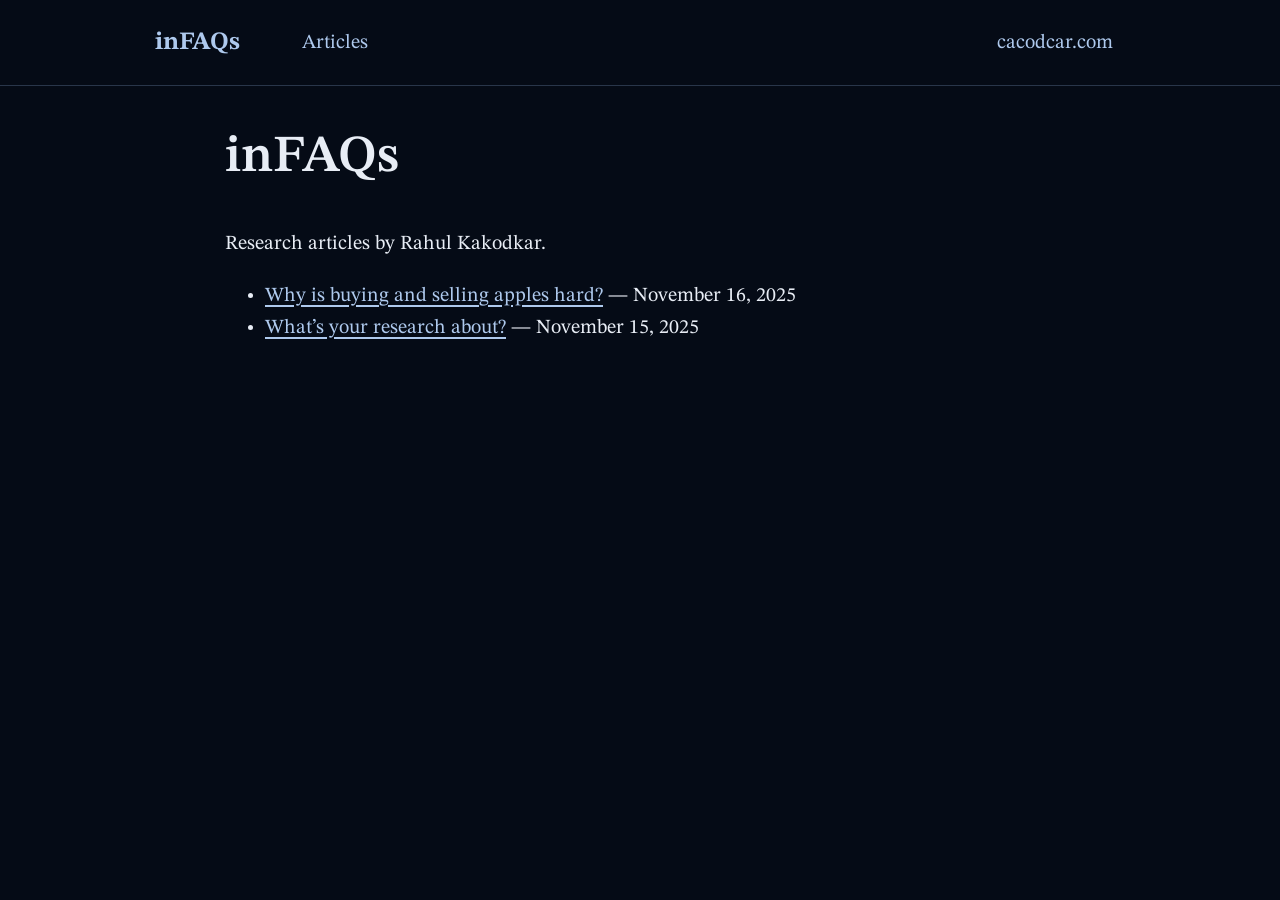
<file: index.html>
<!DOCTYPE html>
<html xmlns="http://www.w3.org/1999/xhtml" lang="en" xml:lang="en"><head>

<meta charset="utf-8">
<meta name="generator" content="quarto-1.9.38">

<meta name="viewport" content="width=device-width, initial-scale=1.0, user-scalable=yes">


<title>inFAQs</title>
<style>
/* Default styles provided by pandoc.
** See https://pandoc.org/MANUAL.html#variables-for-html for config info.
*/
code{white-space: pre-wrap;}
span.smallcaps{font-variant: small-caps;}
div.columns{display: flex; gap: min(4vw, 1.5em);}
div.column{flex: auto; overflow-x: auto;}
div.hanging-indent{margin-left: 1.5em; text-indent: -1.5em;}
ul.task-list{list-style: none;}
ul.task-list li input[type="checkbox"] {
  width: 0.8em;
  margin: 0 0.8em 0.2em -1em; /* quarto-specific, see https://github.com/quarto-dev/quarto-cli/issues/4556 */ 
  vertical-align: middle;
}
</style>


<script src="site_libs/quarto-nav/quarto-nav.js"></script>
<script src="site_libs/quarto-nav/headroom.min.js"></script>
<script src="site_libs/clipboard/clipboard.min.js"></script>
<script src="site_libs/quarto-html/quarto.js" type="module"></script>
<script src="site_libs/quarto-html/tabsets/tabsets.js" type="module"></script>
<script src="site_libs/quarto-html/popper.min.js"></script>
<script src="site_libs/quarto-html/tippy.umd.min.js"></script>
<link href="site_libs/quarto-html/tippy.css" rel="stylesheet">
<link href="site_libs/quarto-html/quarto-syntax-highlighting-dark-0a6b7249c26820e032cb0bd839ff02b1.css" rel="stylesheet" id="quarto-text-highlighting-styles">
<script src="site_libs/bootstrap/bootstrap.min.js"></script>
<link href="site_libs/bootstrap/bootstrap-icons.css" rel="stylesheet">
<link href="site_libs/bootstrap/bootstrap-b1ceaf3e742c7caae5977659da78e4dd.min.css" rel="stylesheet" append-hash="true" id="quarto-bootstrap" data-mode="dark">
<script id="quarto-search-options" type="application/json">{
  "language": {
    "search-no-results-text": "No results",
    "search-matching-documents-text": "matching documents",
    "search-copy-link-title": "Copy link to search",
    "search-hide-matches-text": "Hide additional matches",
    "search-more-match-text": "more match in this document",
    "search-more-matches-text": "more matches in this document",
    "search-clear-button-title": "Clear",
    "search-text-placeholder": "",
    "search-detached-cancel-button-title": "Cancel",
    "search-submit-button-title": "Submit",
    "search-label": "Search"
  }
}</script>


<link rel="stylesheet" href="styles.css">
</head>

<body class="nav-fixed fullcontent quarto-light">

<div id="quarto-search-results"></div>
  <header id="quarto-header" class="headroom fixed-top">
    <nav class="navbar navbar-expand-lg " data-bs-theme="dark">
      <div class="navbar-container container-fluid">
      <div class="navbar-brand-container mx-auto">
    <a class="navbar-brand" href="./index.html">
    <span class="navbar-title">inFAQs</span>
    </a>
  </div>
          <button class="navbar-toggler" type="button" data-bs-toggle="collapse" data-bs-target="#navbarCollapse" aria-controls="navbarCollapse" role="menu" aria-expanded="false" aria-label="Toggle navigation" onclick="if (window.quartoToggleHeadroom) { window.quartoToggleHeadroom(); }">
  <span class="navbar-toggler-icon"></span>
</button>
          <div class="collapse navbar-collapse" id="navbarCollapse">
            <ul class="navbar-nav navbar-nav-scroll me-auto">
  <li class="nav-item">
    <a class="nav-link active" href="./index.html" aria-current="page"> 
<span class="menu-text">Articles</span></a>
  </li>  
</ul>
            <ul class="navbar-nav navbar-nav-scroll ms-auto">
  <li class="nav-item">
    <a class="nav-link" href="https://cacodcar.com"> 
<span class="menu-text">cacodcar.com</span></a>
  </li>  
</ul>
          </div> <!-- /navcollapse -->
            <div class="quarto-navbar-tools">
</div>
      </div> <!-- /container-fluid -->
    </nav>
</header>
<!-- content -->
<div id="quarto-content" class="quarto-container page-columns page-rows-contents page-layout-article page-navbar">
<!-- sidebar -->
<!-- margin-sidebar -->
    
<!-- main -->
<main class="content" id="quarto-document-content">

<header id="title-block-header" class="quarto-title-block default">
<div class="quarto-title">
<h1 class="title">inFAQs</h1>
</div>



<div class="quarto-title-meta">

    
  
    
  </div>
  


</header>


<p>Research articles by Rahul Kakodkar.</p>
<ul>
<li><a href="./why-is-buying-and-selling-apples-hard.html">Why is buying and selling apples hard?</a> — November 16, 2025</li>
<li><a href="./whats-your-research-about.html">What’s your research about?</a> — November 15, 2025</li>
</ul>



</main> <!-- /main -->
<script>
// Keep each original TeX expression intact; make its scroll region keyboard accessible.
document.querySelectorAll('span.math.display').forEach((equation, index) => {
  equation.tabIndex = 0;
  equation.setAttribute('role', 'region');
  equation.setAttribute('aria-label', `Equation ${index + 1}; scroll horizontally if needed`);
});
</script>
<script id="quarto-html-after-body" type="application/javascript">
  window.document.addEventListener("DOMContentLoaded", function (event) {
    const isCodeAnnotation = (el) => {
      for (const clz of el.classList) {
        if (clz.startsWith('code-annotation-')) {                     
          return true;
        }
      }
      return false;
    }
    const onCopySuccess = function(e) {
      // button target
      const button = e.trigger;
      // don't keep focus
      button.blur();
      // flash "checked"
      button.classList.add('code-copy-button-checked');
      var currentTitle = button.getAttribute("title");
      button.setAttribute("title", "Copied!");
      let tooltip;
      if (window.bootstrap) {
        button.setAttribute("data-bs-toggle", "tooltip");
        button.setAttribute("data-bs-placement", "left");
        button.setAttribute("data-bs-title", "Copied!");
        tooltip = new bootstrap.Tooltip(button, 
          { trigger: "manual", 
            customClass: "code-copy-button-tooltip",
            offset: [0, -8]});
        tooltip.show();    
      }
      setTimeout(function() {
        if (tooltip) {
          tooltip.hide();
          button.removeAttribute("data-bs-title");
          button.removeAttribute("data-bs-toggle");
          button.removeAttribute("data-bs-placement");
        }
        button.setAttribute("title", currentTitle);
        button.classList.remove('code-copy-button-checked');
      }, 1000);
      // clear code selection
      e.clearSelection();
    }
    const getTextToCopy = function(trigger) {
      const outerScaffold = trigger.parentElement.cloneNode(true);
      const codeEl = outerScaffold.querySelector('code');
      for (const childEl of codeEl.children) {
        if (isCodeAnnotation(childEl)) {
          childEl.remove();
        }
      }
      return codeEl.innerText;
    }
    const clipboard = new window.ClipboardJS('.code-copy-button:not([data-in-quarto-modal])', {
      text: getTextToCopy
    });
    clipboard.on('success', onCopySuccess);
    if (window.document.getElementById('quarto-embedded-source-code-modal')) {
      const clipboardModal = new window.ClipboardJS('.code-copy-button[data-in-quarto-modal]', {
        text: getTextToCopy,
        container: window.document.getElementById('quarto-embedded-source-code-modal')
      });
      clipboardModal.on('success', onCopySuccess);
    }
      var localhostRegex = new RegExp(/^(?:http|https):\/\/localhost\:?[0-9]*\//);
      var mailtoRegex = new RegExp(/^mailto:/);
        var filterRegex = new RegExp("https:\/\/cacodcar\.github\.io\/inFAQs\/");
      var isInternal = (href) => {
          return filterRegex.test(href) || localhostRegex.test(href) || mailtoRegex.test(href);
      }
      // Inspect non-navigation links and adorn them if external
     var links = window.document.querySelectorAll('a[href]:not(.nav-link):not(.navbar-brand):not(.toc-action):not(.sidebar-link):not(.sidebar-item-toggle):not(.pagination-link):not(.no-external):not([aria-hidden]):not(.dropdown-item):not(.quarto-navigation-tool):not(.about-link)');
      for (var i=0; i<links.length; i++) {
        const link = links[i];
        if (!isInternal(link.href)) {
          // undo the damage that might have been done by quarto-nav.js in the case of
          // links that we want to consider external
          if (link.dataset.originalHref !== undefined) {
            link.href = link.dataset.originalHref;
          }
        }
      }
    function tippyHover(el, contentFn, onTriggerFn, onUntriggerFn) {
      const config = {
        allowHTML: true,
        maxWidth: 500,
        delay: 100,
        arrow: false,
        appendTo: function(el) {
            return el.parentElement;
        },
        interactive: true,
        interactiveBorder: 10,
        theme: 'quarto',
        placement: 'bottom-start',
      };
      if (contentFn) {
        config.content = contentFn;
      }
      if (onTriggerFn) {
        config.onTrigger = onTriggerFn;
      }
      if (onUntriggerFn) {
        config.onUntrigger = onUntriggerFn;
      }
      window.tippy(el, config); 
    }
    const noterefs = window.document.querySelectorAll('a[role="doc-noteref"]');
    for (var i=0; i<noterefs.length; i++) {
      const ref = noterefs[i];
      tippyHover(ref, function() {
        // use id or data attribute instead here
        let href = ref.getAttribute('data-footnote-href') || ref.getAttribute('href');
        try { href = new URL(href).hash; } catch {}
        const id = href.replace(/^#\/?/, "");
        const note = window.document.getElementById(id);
        if (note) {
          return note.innerHTML;
        } else {
          return "";
        }
      });
    }
    const xrefs = window.document.querySelectorAll('a.quarto-xref');
    const processXRef = (id, note) => {
      // Strip column container classes
      const stripColumnClz = (el) => {
        el.classList.remove("page-full", "page-columns");
        if (el.children) {
          for (const child of el.children) {
            stripColumnClz(child);
          }
        }
      }
      stripColumnClz(note)
      if (id === null || id.startsWith('sec-')) {
        // Special case sections, only their first couple elements
        const container = document.createElement("div");
        if (note.children && note.children.length > 2) {
          container.appendChild(note.children[0].cloneNode(true));
          for (let i = 1; i < note.children.length; i++) {
            const child = note.children[i];
            if (child.tagName === "P" && child.innerText === "") {
              continue;
            } else {
              container.appendChild(child.cloneNode(true));
              break;
            }
          }
          if (window.Quarto?.typesetMath) {
            window.Quarto.typesetMath(container);
          }
          return container.innerHTML
        } else {
          if (window.Quarto?.typesetMath) {
            window.Quarto.typesetMath(note);
          }
          return note.innerHTML;
        }
      } else {
        // Remove any anchor links if they are present
        const anchorLink = note.querySelector('a.anchorjs-link');
        if (anchorLink) {
          anchorLink.remove();
        }
        if (window.Quarto?.typesetMath) {
          window.Quarto.typesetMath(note);
        }
        if (note.classList.contains("callout")) {
          return note.outerHTML;
        } else {
          return note.innerHTML;
        }
      }
    }
    for (var i=0; i<xrefs.length; i++) {
      const xref = xrefs[i];
      tippyHover(xref, undefined, function(instance) {
        instance.disable();
        let url = xref.getAttribute('href');
        let hash = undefined; 
        if (url.startsWith('#')) {
          hash = url;
        } else {
          try { hash = new URL(url).hash; } catch {}
        }
        if (hash) {
          const id = hash.replace(/^#\/?/, "");
          const note = window.document.getElementById(id);
          if (note !== null) {
            try {
              const html = processXRef(id, note.cloneNode(true));
              instance.setContent(html);
            } finally {
              instance.enable();
              instance.show();
            }
          } else {
            // See if we can fetch this
            fetch(url.split('#')[0])
            .then(res => res.text())
            .then(html => {
              const parser = new DOMParser();
              const htmlDoc = parser.parseFromString(html, "text/html");
              const note = htmlDoc.getElementById(id);
              if (note !== null) {
                const html = processXRef(id, note);
                instance.setContent(html);
              } 
            }).finally(() => {
              instance.enable();
              instance.show();
            });
          }
        } else {
          // See if we can fetch a full url (with no hash to target)
          // This is a special case and we should probably do some content thinning / targeting
          fetch(url)
          .then(res => res.text())
          .then(html => {
            const parser = new DOMParser();
            const htmlDoc = parser.parseFromString(html, "text/html");
            const note = htmlDoc.querySelector('main.content');
            if (note !== null) {
              // This should only happen for chapter cross references
              // (since there is no id in the URL)
              // remove the first header
              if (note.children.length > 0 && note.children[0].tagName === "HEADER") {
                note.children[0].remove();
              }
              const html = processXRef(null, note);
              instance.setContent(html);
            } 
          }).finally(() => {
            instance.enable();
            instance.show();
          });
        }
      }, function(instance) {
      });
    }
        let selectedAnnoteEl;
        const selectorForAnnotation = ( cell, annotation) => {
          let cellAttr = 'data-code-cell="' + cell + '"';
          let lineAttr = 'data-code-annotation="' +  annotation + '"';
          const selector = 'span[' + cellAttr + '][' + lineAttr + ']';
          return selector;
        }
        const selectCodeLines = (annoteEl) => {
          const doc = window.document;
          const targetCell = annoteEl.getAttribute("data-target-cell");
          const targetAnnotation = annoteEl.getAttribute("data-target-annotation");
          const annoteSpan = window.document.querySelector(selectorForAnnotation(targetCell, targetAnnotation));
          const lines = annoteSpan.getAttribute("data-code-lines").split(",");
          const lineIds = lines.map((line) => {
            return targetCell + "-" + line;
          })
          let top = null;
          let height = null;
          let parent = null;
          if (lineIds.length > 0) {
              //compute the position of the single el (top and bottom and make a div)
              const el = window.document.getElementById(lineIds[0]);
              top = el.offsetTop;
              height = el.offsetHeight;
              parent = el.parentElement.parentElement;
            if (lineIds.length > 1) {
              const lastEl = window.document.getElementById(lineIds[lineIds.length - 1]);
              const bottom = lastEl.offsetTop + lastEl.offsetHeight;
              height = bottom - top;
            }
            if (top !== null && height !== null && parent !== null) {
              // cook up a div (if necessary) and position it 
              let div = window.document.getElementById("code-annotation-line-highlight");
              if (div === null) {
                div = window.document.createElement("div");
                div.setAttribute("id", "code-annotation-line-highlight");
                div.style.position = 'absolute';
                parent.appendChild(div);
              }
              div.style.top = top - 2 + "px";
              div.style.height = height + 4 + "px";
              div.style.left = 0;
              let gutterDiv = window.document.getElementById("code-annotation-line-highlight-gutter");
              if (gutterDiv === null) {
                gutterDiv = window.document.createElement("div");
                gutterDiv.setAttribute("id", "code-annotation-line-highlight-gutter");
                gutterDiv.style.position = 'absolute';
                const codeCell = window.document.getElementById(targetCell);
                const gutter = codeCell.querySelector('.code-annotation-gutter');
                gutter.appendChild(gutterDiv);
              }
              gutterDiv.style.top = top - 2 + "px";
              gutterDiv.style.height = height + 4 + "px";
            }
            selectedAnnoteEl = annoteEl;
          }
        };
        const unselectCodeLines = () => {
          const elementsIds = ["code-annotation-line-highlight", "code-annotation-line-highlight-gutter"];
          elementsIds.forEach((elId) => {
            const div = window.document.getElementById(elId);
            if (div) {
              div.remove();
            }
          });
          selectedAnnoteEl = undefined;
        };
          // Handle positioning of the toggle
      window.addEventListener(
        "resize",
        throttle(() => {
          elRect = undefined;
          if (selectedAnnoteEl) {
            selectCodeLines(selectedAnnoteEl);
          }
        }, 10)
      );
      function throttle(fn, ms) {
      let throttle = false;
      let timer;
        return (...args) => {
          if(!throttle) { // first call gets through
              fn.apply(this, args);
              throttle = true;
          } else { // all the others get throttled
              if(timer) clearTimeout(timer); // cancel #2
              timer = setTimeout(() => {
                fn.apply(this, args);
                timer = throttle = false;
              }, ms);
          }
        };
      }
        // Attach click handler to the DT
        const annoteDls = window.document.querySelectorAll('dt[data-target-cell]');
        for (const annoteDlNode of annoteDls) {
          annoteDlNode.addEventListener('click', (event) => {
            const clickedEl = event.target;
            if (clickedEl !== selectedAnnoteEl) {
              unselectCodeLines();
              const activeEl = window.document.querySelector('dt[data-target-cell].code-annotation-active');
              if (activeEl) {
                activeEl.classList.remove('code-annotation-active');
              }
              selectCodeLines(clickedEl);
              clickedEl.classList.add('code-annotation-active');
            } else {
              // Unselect the line
              unselectCodeLines();
              clickedEl.classList.remove('code-annotation-active');
            }
          });
        }
    const findCites = (el) => {
      const parentEl = el.parentElement;
      if (parentEl) {
        const cites = parentEl.dataset.cites;
        if (cites) {
          return {
            el,
            cites: cites.split(' ')
          };
        } else {
          return findCites(el.parentElement)
        }
      } else {
        return undefined;
      }
    };
    var bibliorefs = window.document.querySelectorAll('a[role="doc-biblioref"]');
    for (var i=0; i<bibliorefs.length; i++) {
      const ref = bibliorefs[i];
      const citeInfo = findCites(ref);
      if (citeInfo) {
        tippyHover(citeInfo.el, function() {
          var popup = window.document.createElement('div');
          citeInfo.cites.forEach(function(cite) {
            var citeDiv = window.document.createElement('div');
            citeDiv.classList.add('hanging-indent');
            citeDiv.classList.add('csl-entry');
            var biblioDiv = window.document.getElementById('ref-' + cite);
            if (biblioDiv) {
              citeDiv.innerHTML = biblioDiv.innerHTML;
            }
            popup.appendChild(citeDiv);
          });
          return popup.innerHTML;
        });
      }
    }
  });
  </script>
</div> <!-- /content -->




</body></html>
</file>
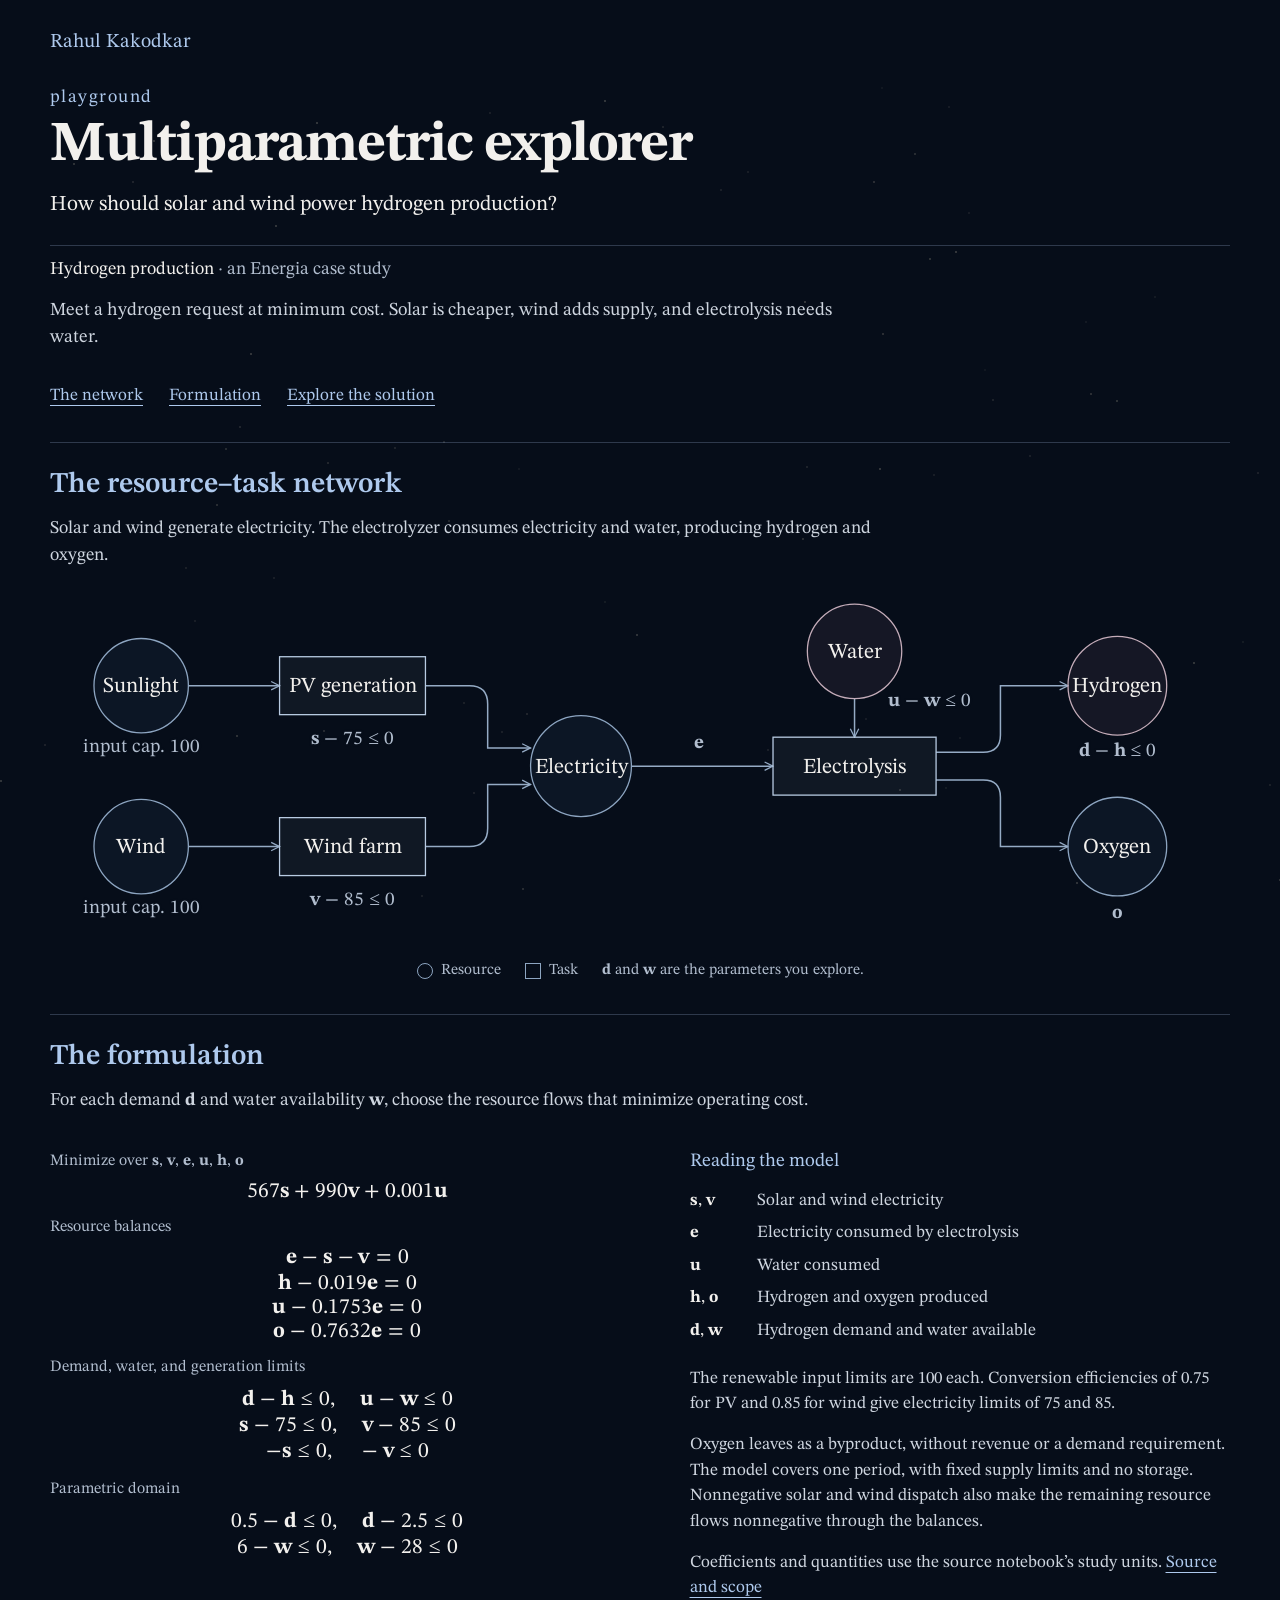
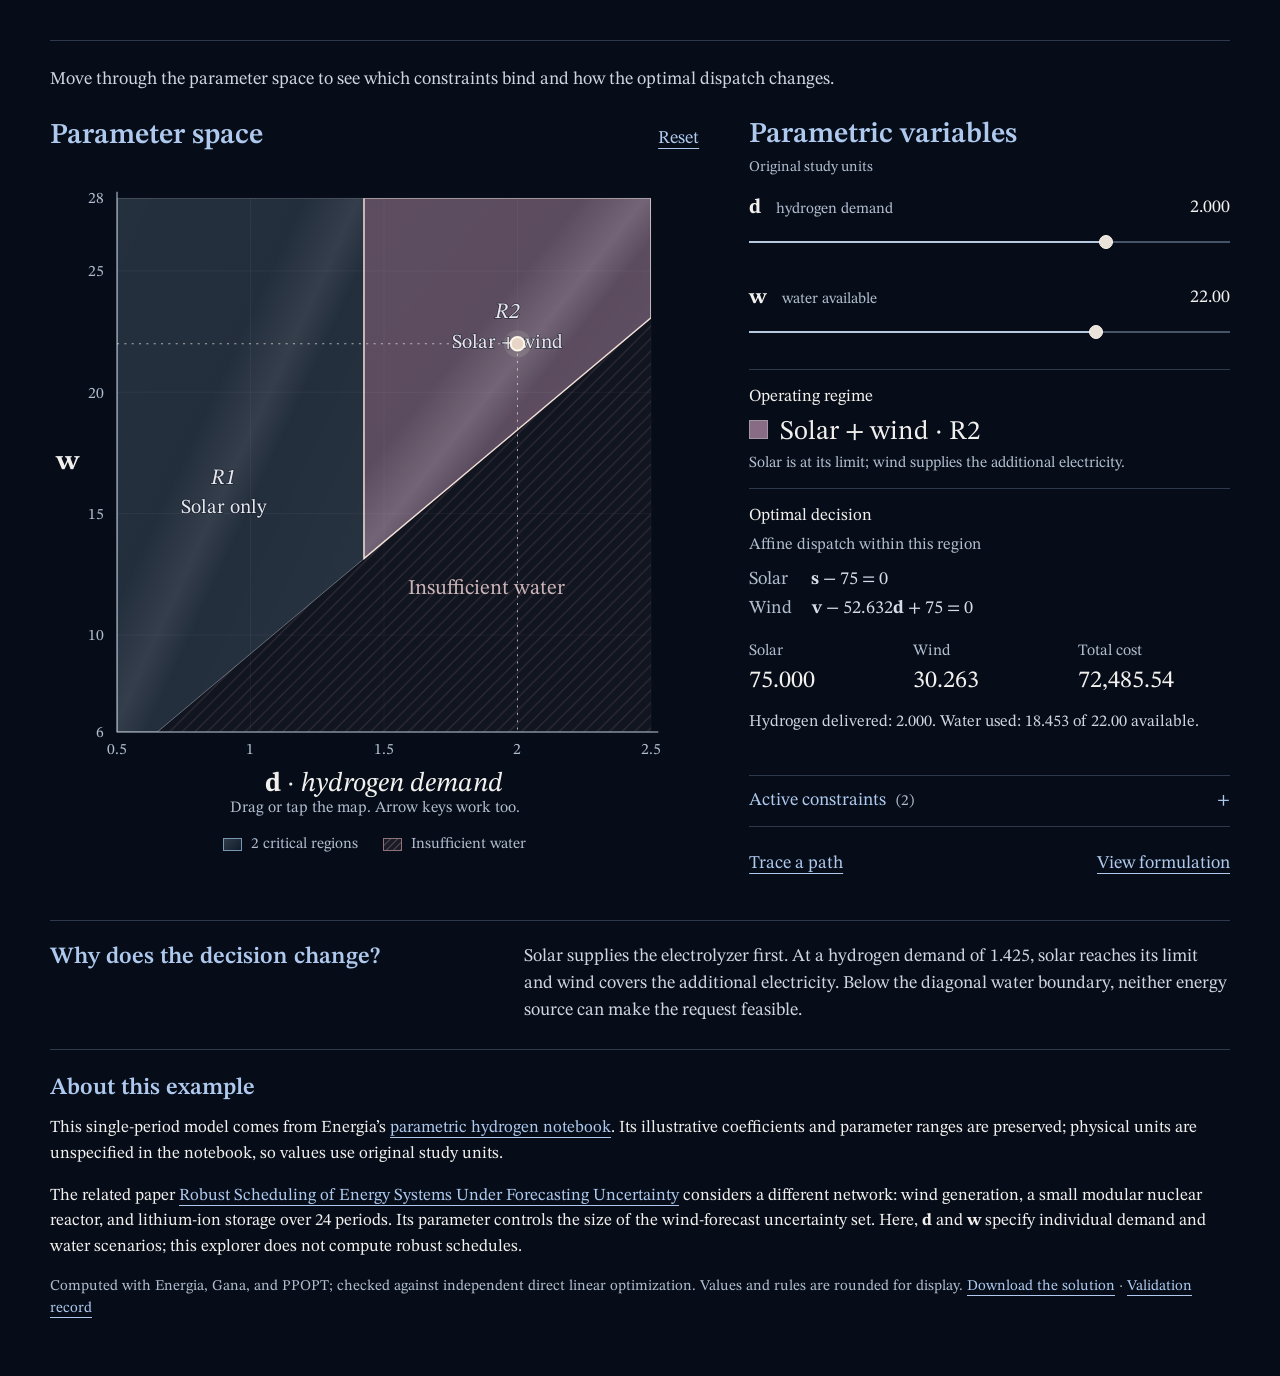
<file: _app/index.html>
<!doctype html>
<html lang="en">
<head>
  <meta charset="utf-8">
  <meta name="viewport" content="width=device-width, initial-scale=1">
  <meta name="robots" content="noindex, nofollow">
  <meta name="theme-color" content="#060d19">
  <meta name="description" content="Explore Energia’s hydrogen-production case study: vary demand and water availability to see optimal solar and wind dispatch and infeasible requests.">
  <title>Multiparametric explorer · Rahul Kakodkar</title>
  <link rel="stylesheet" href="../assets/fonts/fonts.css">
  <link rel="stylesheet" href="explorer.css">
  <script type="module" src="explorer.mjs"></script>
</head>
<body>
  <div id="stars" aria-hidden="true"></div>
  <main>
    <a class="home" href="https://www.cacodcar.com/page" target="_top">Rahul Kakodkar</a>
    <header class="intro">
      <p class="eyebrow">playground</p>
      <h1>Multiparametric explorer</h1>
      <p class="subtitle">How should solar and wind power hydrogen production?</p>
      <p class="example">Hydrogen production <span class="quiet">· an Energia case study</span></p>
      <p class="case-intro">Meet a hydrogen request at minimum cost. Solar is cheaper, wind adds supply, and electrolysis needs water.</p>
      <nav class="page-links" aria-label="Explorer sections"><a href="#problem">The network</a><a href="#model-details">Formulation</a><a href="#workspace">Explore the solution</a></nav>
    </header>
    <section id="problem" class="problem" aria-labelledby="problem-heading">
      <h2 id="problem-heading">The resource–task network</h2>
      <p class="section-intro">Solar and wind generate electricity. The electrolyzer consumes electricity and water, producing hydrogen and oxygen.</p>
      <figure class="rtn-figure">
        <svg class="rtn rtn-wide" viewBox="0 0 1100 330" role="img" aria-labelledby="rtn-title rtn-desc">
          <title id="rtn-title">Hydrogen-production resource–task network</title>
          <desc id="rtn-desc">Sunlight feeds photovoltaic generation; wind feeds wind generation. Both supply electricity to electrolysis. Water is a second input to electrolysis, which produces hydrogen and oxygen. Each renewable input is limited to 100. Water use u cannot exceed w, and hydrogen output h must meet demand d. Circles represent resources; rectangles represent tasks.</desc>
          <defs><marker id="rtn-arrow" viewBox="0 0 10 10" refX="9" refY="5" markerWidth="7" markerHeight="7" orient="auto-start-reverse"><path d="M1 1 L9 5 L1 9"/></marker></defs>
          <g class="rtn-edges" marker-end="url(#rtn-arrow)">
            <path d="M129 92 H214"/><path d="M129 242 H214"/>
            <path d="M350 92 H391 Q408 92 408 109 V150 H448"/><path d="M350 242 H391 Q408 242 408 225 V184 H448"/>
            <path d="M542 167 H674"/><path d="M750 104 V140"/>
            <path d="M826 154 H870 Q886 154 886 138 V92 H949"/>
            <path d="M826 180 H870 Q886 180 886 196 V242 H949"/>
          </g>
          <g class="rtn-resources"><circle cx="85" cy="92" r="44"/><circle cx="85" cy="242" r="44"/><circle cx="495" cy="167" r="47"/><circle class="rtn-parameter" cx="750" cy="60" r="44"/><circle class="rtn-parameter" cx="995" cy="92" r="46"/><circle cx="995" cy="242" r="46"/></g>
          <g class="rtn-tasks"><rect x="214" y="65" width="136" height="54"/><rect x="214" y="215" width="136" height="54"/><rect x="674" y="140" width="152" height="54"/></g>
          <g class="rtn-text"><text x="85" y="98">Sunlight</text><text x="85" y="248">Wind</text><text x="495" y="173">Electricity</text><text x="750" y="66">Water</text><text x="995" y="98">Hydrogen</text><text x="995" y="248">Oxygen</text><text x="282" y="98">PV generation</text><text x="282" y="248">Wind farm</text><text x="750" y="173">Electrolysis</text></g>
          <g class="rtn-notes"><text x="85" y="154">input cap. 100</text><text x="85" y="304">input cap. 100</text><text x="282" y="146"><tspan class="math-variable">s</tspan> − 75 ≤ 0</text><text x="282" y="296"><tspan class="math-variable">v</tspan> − 85 ≤ 0</text><text x="605" y="150"><tspan class="math-variable">e</tspan></text><text x="820" y="111"><tspan class="math-variable">u</tspan> − <tspan class="math-variable">w</tspan> ≤ 0</text><text x="995" y="158"><tspan class="math-variable">d</tspan> − <tspan class="math-variable">h</tspan> ≤ 0</text><text x="995" y="309"><tspan class="math-variable">o</tspan></text></g>
        </svg>
        <svg class="rtn rtn-narrow" viewBox="0 0 360 630" role="img" aria-labelledby="rtn-mobile-title rtn-mobile-desc">
          <title id="rtn-mobile-title">Hydrogen-production resource–task network</title>
          <desc id="rtn-mobile-desc">Sunlight and wind feed PV generation and a wind farm. Both produce electricity. Electricity and water enter electrolysis, which produces hydrogen and oxygen. Water use u is limited by w and hydrogen h must meet d. Circles represent resources; rectangles represent tasks.</desc>
          <defs><marker id="rtn-mobile-arrow" viewBox="0 0 10 10" refX="9" refY="5" markerWidth="7" markerHeight="7" orient="auto-start-reverse"><path d="M1 1 L9 5 L1 9"/></marker></defs>
          <g class="rtn-edges" marker-end="url(#rtn-mobile-arrow)"><path d="M80 87 V153"/><path d="M280 87 V153"/><path d="M80 203 V238 Q80 251 93 251 H117 V267"/><path d="M280 203 V238 Q280 251 267 251 H147 V267"/><path d="M132 355 V415"/><path d="M292 349 V376 Q292 389 279 389 H193 V415"/><path d="M123 469 V500 H80 V531"/><path d="M202 469 V500 H280 V531"/></g>
          <g class="rtn-resources"><circle cx="80" cy="48" r="39"/><circle cx="280" cy="48" r="39"/><circle cx="132" cy="311" r="44"/><circle class="rtn-parameter" cx="292" cy="311" r="38"/><circle class="rtn-parameter" cx="80" cy="576" r="45"/><circle cx="280" cy="576" r="45"/></g>
          <g class="rtn-tasks"><rect x="14" y="153" width="132" height="50"/><rect x="214" y="153" width="132" height="50"/><rect x="86" y="415" width="158" height="54"/></g>
          <g class="rtn-text"><text x="80" y="54">Sunlight</text><text x="280" y="54">Wind</text><text x="80" y="184">PV generation</text><text x="280" y="184">Wind farm</text><text x="132" y="317">Electricity</text><text x="292" y="317">Water</text><text x="165" y="448">Electrolysis</text><text x="80" y="582">Hydrogen</text><text x="280" y="582">Oxygen</text></g>
          <g class="rtn-notes"><text x="80" y="112">input cap. 100</text><text x="280" y="112">input cap. 100</text><text x="127" y="225"><tspan class="math-variable">s</tspan> − 75 ≤ 0</text><text x="233" y="225"><tspan class="math-variable">v</tspan> − 85 ≤ 0</text><text x="68" y="385"><tspan class="math-variable">e</tspan></text><text x="239" y="369"><tspan class="math-variable">u</tspan> − <tspan class="math-variable">w</tspan> ≤ 0</text><text x="38" y="516"><tspan class="math-variable">d</tspan> − <tspan class="math-variable">h</tspan> ≤ 0</text><text x="310" y="516"><tspan class="math-variable">o</tspan></text></g>
        </svg>
        <figcaption><span class="rtn-key"><i class="resource-key"></i>Resource</span><span class="rtn-key"><i class="task-key"></i>Task</span><span class="quiet"><b class="math-variable">d</b> and <b class="math-variable">w</b> are the parameters you explore.</span></figcaption>
      </figure>
    </section>
    <section id="model-details" class="model-details" aria-labelledby="model-heading">
      <h2 id="model-heading">The formulation</h2>
      <p class="section-intro">For each demand <b class="math-variable">d</b> and water availability <b class="math-variable">w</b>, choose the resource flows that minimize operating cost.</p>
      <div class="model-grid">
        <div class="math-block">
          <p class="equation-label">Minimize over <b class="math-variable">s</b>, <b class="math-variable">v</b>, <b class="math-variable">e</b>, <b class="math-variable">u</b>, <b class="math-variable">h</b>, <b class="math-variable">o</b></p>
          <math display="block"><mrow><mn>567</mn><mi mathvariant="normal" class="math-variable">s</mi><mo>+</mo><mn>990</mn><mi mathvariant="normal" class="math-variable">v</mi><mo>+</mo><mn>0.001</mn><mi mathvariant="normal" class="math-variable">u</mi></mrow></math>
          <p class="equation-label">Resource balances</p>
          <math display="block"><mrow><mi mathvariant="normal" class="math-variable">e</mi><mo>−</mo><mi mathvariant="normal" class="math-variable">s</mi><mo>−</mo><mi mathvariant="normal" class="math-variable">v</mi><mo>=</mo><mn>0</mn></mrow></math>
          <math display="block"><mrow><mi mathvariant="normal" class="math-variable">h</mi><mo>−</mo><mn>0.019</mn><mi mathvariant="normal" class="math-variable">e</mi><mo>=</mo><mn>0</mn></mrow></math>
          <math display="block"><mrow><mi mathvariant="normal" class="math-variable">u</mi><mo>−</mo><mn>0.1753</mn><mi mathvariant="normal" class="math-variable">e</mi><mo>=</mo><mn>0</mn></mrow></math>
          <math display="block"><mrow><mi mathvariant="normal" class="math-variable">o</mi><mo>−</mo><mn>0.7632</mn><mi mathvariant="normal" class="math-variable">e</mi><mo>=</mo><mn>0</mn></mrow></math>
          <p class="equation-label">Demand, water, and generation limits</p>
          <math display="block"><mrow><mi mathvariant="normal" class="math-variable">d</mi><mo>−</mo><mi mathvariant="normal" class="math-variable">h</mi><mo>≤</mo><mn>0</mn><mo>,</mo><mspace width="1em"/><mi mathvariant="normal" class="math-variable">u</mi><mo>−</mo><mi mathvariant="normal" class="math-variable">w</mi><mo>≤</mo><mn>0</mn></mrow></math>
          <math display="block"><mrow><mi mathvariant="normal" class="math-variable">s</mi><mo>−</mo><mn>75</mn><mo>≤</mo><mn>0</mn><mo>,</mo><mspace width="1em"/><mi mathvariant="normal" class="math-variable">v</mi><mo>−</mo><mn>85</mn><mo>≤</mo><mn>0</mn></mrow></math>
          <math display="block"><mrow><mo>−</mo><mi mathvariant="normal" class="math-variable">s</mi><mo>≤</mo><mn>0</mn><mo>,</mo><mspace width="1em"/><mo>−</mo><mi mathvariant="normal" class="math-variable">v</mi><mo>≤</mo><mn>0</mn></mrow></math>
          <p class="equation-label">Parametric domain</p>
          <math display="block"><mrow><mn>0.5</mn><mo>−</mo><mi mathvariant="normal" class="math-variable">d</mi><mo>≤</mo><mn>0</mn><mo>,</mo><mspace width="1em"/><mi mathvariant="normal" class="math-variable">d</mi><mo>−</mo><mn>2.5</mn><mo>≤</mo><mn>0</mn></mrow></math>
          <math display="block"><mrow><mn>6</mn><mo>−</mo><mi mathvariant="normal" class="math-variable">w</mi><mo>≤</mo><mn>0</mn><mo>,</mo><mspace width="1em"/><mi mathvariant="normal" class="math-variable">w</mi><mo>−</mo><mn>28</mn><mo>≤</mo><mn>0</mn></mrow></math>
        </div>
        <div class="model-guide">
          <h3>Reading the model</h3>
          <dl class="variable-key"><dt><b class="math-variable">s</b>, <b class="math-variable">v</b></dt><dd>Solar and wind electricity</dd><dt><b class="math-variable">e</b></dt><dd>Electricity consumed by electrolysis</dd><dt><b class="math-variable">u</b></dt><dd>Water consumed</dd><dt><b class="math-variable">h</b>, <b class="math-variable">o</b></dt><dd>Hydrogen and oxygen produced</dd><dt><b class="math-variable">d</b>, <b class="math-variable">w</b></dt><dd>Hydrogen demand and water available</dd></dl>
          <p>The renewable input limits are 100 each. Conversion efficiencies of 0.75 for PV and 0.85 for wind give electricity limits of 75 and 85.</p>
          <p>Oxygen leaves as a byproduct, without revenue or a demand requirement. The model covers one period, with fixed supply limits and no storage. Nonnegative solar and wind dispatch also make the remaining resource flows nonnegative through the balances.</p>
          <p class="quiet">Coefficients and quantities use the source notebook’s study units. <a href="#source-heading">Source and scope</a></p>
        </div>
      </div>
    </section>
    <p class="explore-intro">Move through the parameter space to see which constraints bind and how the optimal dispatch changes.</p>
    <p id="load-status" role="status">Loading the explicit solution…</p>
    <noscript><p>This explorer needs JavaScript to evaluate the solution and move the point.</p></noscript>
    <div id="workspace" class="workspace" hidden>
      <section class="map-section" aria-labelledby="map-heading">
        <div class="section-heading"><h2 id="map-heading">Parameter space</h2><button id="reset" class="text-control" type="button">Reset</button></div>
        <svg id="map" viewBox="0 0 620 608" role="group" aria-label="Interactive parameter map. Use left and right arrows for hydrogen demand; up and down for water availability. Hold Shift for a larger step." tabindex="0" aria-describedby="map-help">
          <defs>
            <clipPath id="plot-clip"><rect x="64" y="24" width="510" height="510"/></clipPath>
            <linearGradient id="sheen" x1="0" y1="0" x2="1" y2="1">
              <stop offset="0" stop-color="white" stop-opacity=".03"/><stop offset=".38" stop-color="white" stop-opacity=".02"/>
              <stop offset=".49" stop-color="white" stop-opacity=".16"/><stop offset=".56" stop-color="white" stop-opacity=".02"/>
              <stop offset="1" stop-color="white" stop-opacity=".07"/>
            </linearGradient>
            <pattern id="infeasible-hatch" patternUnits="userSpaceOnUse" width="12" height="12"><path d="M-3,3 L3,-3 M0,12 L12,0 M9,15 L15,9" stroke="#bd9c9e" stroke-opacity=".20" stroke-width="1"/></pattern>
          </defs>
          <g id="infeasible-regions" clip-path="url(#plot-clip)"></g>
          <g id="regions" clip-path="url(#plot-clip)"></g>
          <g id="grid" aria-hidden="true"></g>
          <g id="labels" aria-hidden="true"></g>
          <g id="axes" aria-hidden="true"></g>
          <polyline id="trace-line" clip-path="url(#plot-clip)" fill="none" stroke="#e2d7c4" stroke-width="1.2" stroke-dasharray="5 7" opacity=".5" visibility="hidden"/>
          <g id="selection" aria-hidden="true">
            <path id="guides" fill="none" stroke="#e7e4df" stroke-width="1" stroke-dasharray="2 5" opacity=".7"/>
            <circle id="point-halo" r="13" fill="#f2ece0" fill-opacity=".12"/>
            <circle id="point" r="6.5" fill="#e7d6c7" stroke="#fff7ec" stroke-width="1.8"/>
          </g>
        </svg>
        <p id="map-help" class="map-help">Drag or tap the map. Arrow keys work too.</p>
        <div class="legend"><span><i class="swatch"></i><span id="region-count">Critical regions</span></span><span><i class="swatch unavailable"></i>Insufficient water</span></div>
      </section>
      <section class="inspector" aria-label="Parameters and optimal decision">
        <h2>Parametric variables</h2><p class="units-note quiet">Original study units</p>
        <div class="parameter">
          <div class="parameter-label"><label for="theta-1"><b class="math-variable">d</b> <span class="quiet">hydrogen demand</span></label><input id="value-1" type="number" min="0.5" max="2.5" step="0.001" aria-label="Hydrogen demand value" value="2"></div>
          <input id="theta-1" type="range" min="0.5" max="2.5" step="0.001" value="2" aria-label="Hydrogen demand">
        </div>
        <div class="parameter">
          <div class="parameter-label"><label for="theta-2"><b class="math-variable">w</b> <span class="quiet">water available</span></label><input id="value-2" type="number" min="6" max="28" step="0.01" aria-label="Water availability value" value="22"></div>
          <input id="theta-2" type="range" min="6" max="28" step="0.01" value="22" aria-label="Water availability">
        </div>
        <div class="region-info">
          <p class="label">Operating regime</p><p id="region-name" class="region-name" aria-live="polite" aria-atomic="true"></p>
          <p id="region-description" class="quiet"></p>
          <p id="boundary-note" class="boundary-note" hidden></p>
        </div>
        <div class="rule-info" id="rule-info">
          <p class="label">Optimal decision</p>
          <p class="affine-note quiet">Affine dispatch within this region</p>
          <div class="rule-lines"><p><span class="quiet">Solar</span><span id="rule-1"></span></p><p><span class="quiet">Wind</span><span id="rule-2"></span></p></div>
        </div>
        <div class="decisions" aria-label="Current solution">
          <div><span>Solar</span><output id="decision-1"></output></div>
          <div><span>Wind</span><output id="decision-2"></output></div>
          <div><span>Total cost</span><output id="objective"></output></div>
        </div>
        <p id="balance-summary" class="balance-summary"></p>
        <details id="constraints"><summary>Active constraints <span id="active-count"></span></summary><div id="constraint-list"></div><p class="small quiet">A binding constraint has zero slack. On a boundary, additional constraints may bind.</p></details>
        <div class="actions"><button id="trace" class="text-control" type="button" aria-pressed="false">Trace a path</button><a href="#model-details">View formulation</a></div>
      </section>
    </div>
    <section class="explanation" id="explanation" hidden>
      <h2>Why does the decision change?</h2>
      <p>Solar supplies the electrolyzer first. At a hydrogen demand of 1.425, solar reaches its limit and wind covers the additional electricity. Below the diagonal water boundary, neither energy source can make the request feasible.</p>
    </section>
    <section class="source-note" aria-labelledby="source-heading">
      <h2 id="source-heading">About this example</h2>
      <p>This single-period model comes from Energia’s <a id="source-link" href="https://github.com/TAMUparametric/energiapy/blob/ea42c1a5df65451df664827ca6a67d9793329bcb/docs/examples/case_studies/parametric_hydrogen.ipynb" target="_blank" rel="noopener">parametric hydrogen notebook</a>. Its illustrative coefficients and parameter ranges are preserved; physical units are unspecified in the notebook, so values use original study units.</p>
      <p>The related paper <a href="https://doi.org/10.1016/B978-0-443-28824-1.50209-X" target="_blank" rel="noopener">Robust Scheduling of Energy Systems Under Forecasting Uncertainty</a> considers a different network: wind generation, a small modular nuclear reactor, and lithium-ion storage over 24 periods. Its parameter controls the size of the wind-forecast uncertainty set. Here, <b class="math-variable">d</b> and <b class="math-variable">w</b> specify individual demand and water scenarios; this explorer does not compute robust schedules.</p>
      <p class="small quiet">Computed with Energia, Gana, and PPOPT; checked against independent direct linear optimization. Values and rules are rounded for display. <a href="model.json" download="hydrogen-explicit-solution.json">Download the solution</a> · <a href="tools/validation.json" target="_blank" rel="noopener">Validation record</a></p>
    </section>
  </main>
</body>
</html>
</file>
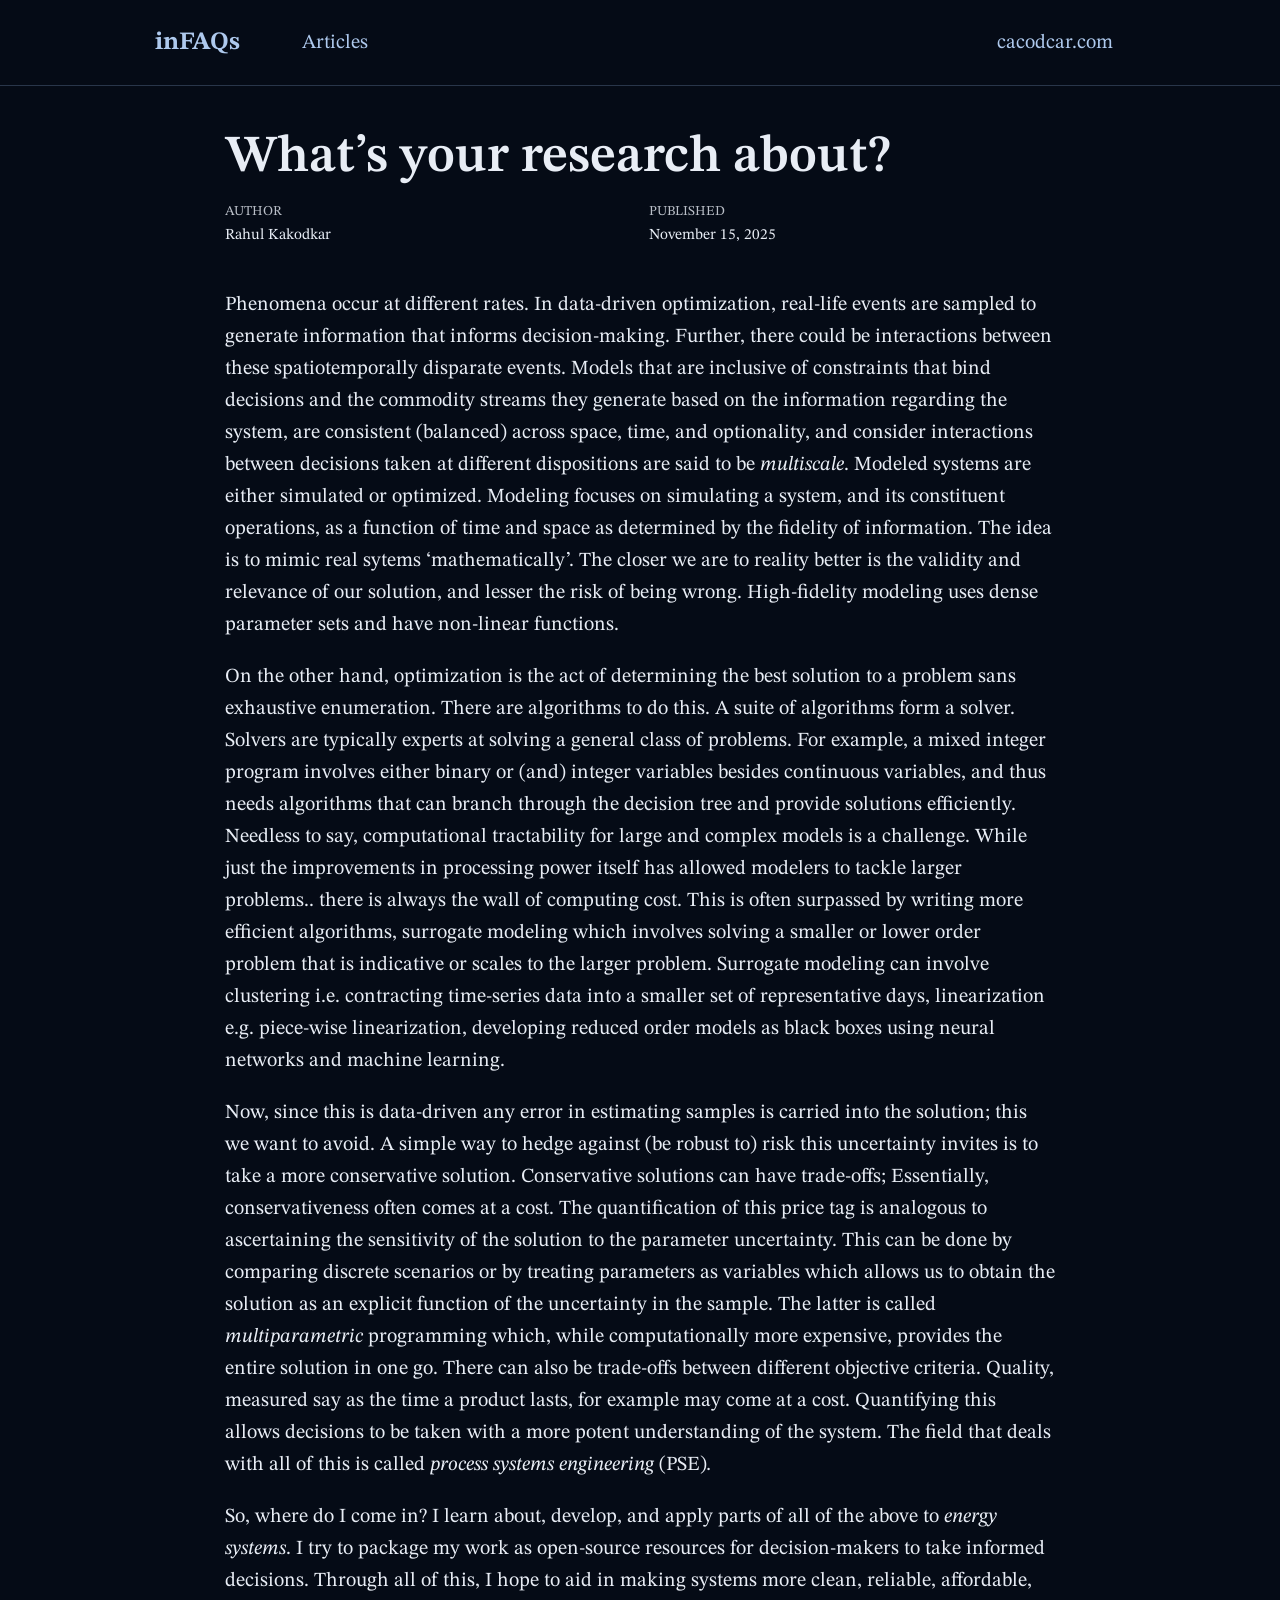
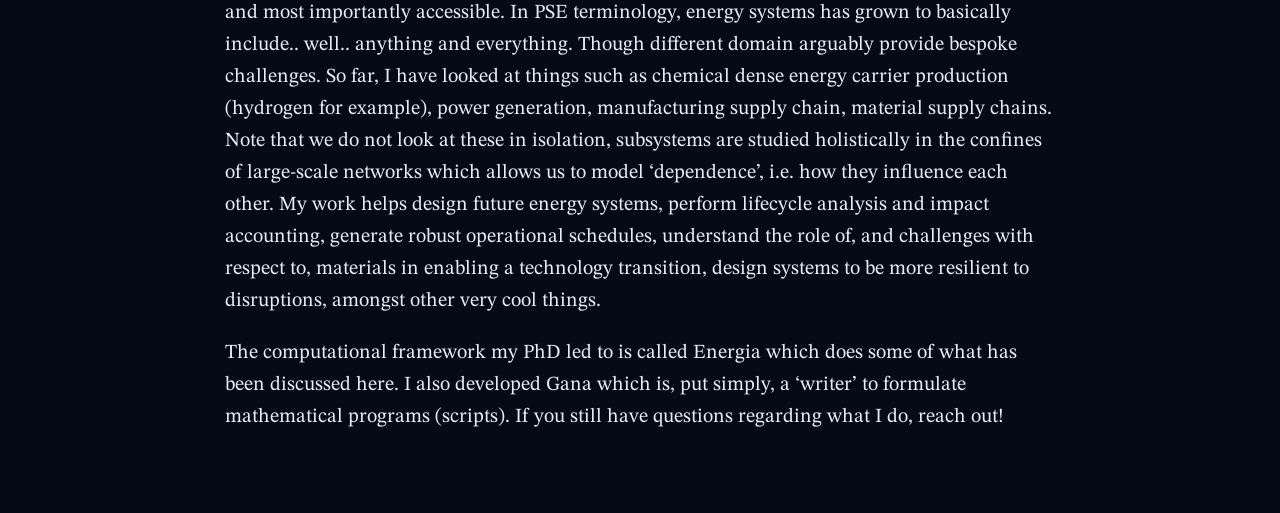
<file: whats-your-research-about.html>
<!DOCTYPE html>
<html xmlns="http://www.w3.org/1999/xhtml" lang="en" xml:lang="en"><head>

<meta charset="utf-8">
<meta name="generator" content="quarto-1.9.38">

<meta name="viewport" content="width=device-width, initial-scale=1.0, user-scalable=yes">

<meta name="author" content="Rahul Kakodkar">
<meta name="dcterms.date" content="2025-11-15">

<title>What’s your research about? – inFAQs</title>
<style>
/* Default styles provided by pandoc.
** See https://pandoc.org/MANUAL.html#variables-for-html for config info.
*/
code{white-space: pre-wrap;}
span.smallcaps{font-variant: small-caps;}
div.columns{display: flex; gap: min(4vw, 1.5em);}
div.column{flex: auto; overflow-x: auto;}
div.hanging-indent{margin-left: 1.5em; text-indent: -1.5em;}
ul.task-list{list-style: none;}
ul.task-list li input[type="checkbox"] {
  width: 0.8em;
  margin: 0 0.8em 0.2em -1em; /* quarto-specific, see https://github.com/quarto-dev/quarto-cli/issues/4556 */ 
  vertical-align: middle;
}
</style>


<script src="site_libs/quarto-nav/quarto-nav.js"></script>
<script src="site_libs/quarto-nav/headroom.min.js"></script>
<script src="site_libs/clipboard/clipboard.min.js"></script>
<script src="site_libs/quarto-html/quarto.js" type="module"></script>
<script src="site_libs/quarto-html/tabsets/tabsets.js" type="module"></script>
<script src="site_libs/quarto-html/popper.min.js"></script>
<script src="site_libs/quarto-html/tippy.umd.min.js"></script>
<link href="site_libs/quarto-html/tippy.css" rel="stylesheet">
<link href="site_libs/quarto-html/quarto-syntax-highlighting-dark-0a6b7249c26820e032cb0bd839ff02b1.css" rel="stylesheet" id="quarto-text-highlighting-styles">
<script src="site_libs/bootstrap/bootstrap.min.js"></script>
<link href="site_libs/bootstrap/bootstrap-icons.css" rel="stylesheet">
<link href="site_libs/bootstrap/bootstrap-b1ceaf3e742c7caae5977659da78e4dd.min.css" rel="stylesheet" append-hash="true" id="quarto-bootstrap" data-mode="dark">
<script id="quarto-search-options" type="application/json">{
  "language": {
    "search-no-results-text": "No results",
    "search-matching-documents-text": "matching documents",
    "search-copy-link-title": "Copy link to search",
    "search-hide-matches-text": "Hide additional matches",
    "search-more-match-text": "more match in this document",
    "search-more-matches-text": "more matches in this document",
    "search-clear-button-title": "Clear",
    "search-text-placeholder": "",
    "search-detached-cancel-button-title": "Cancel",
    "search-submit-button-title": "Submit",
    "search-label": "Search"
  }
}</script>


<link rel="stylesheet" href="styles.css">
</head>

<body class="nav-fixed fullcontent quarto-light">

<div id="quarto-search-results"></div>
  <header id="quarto-header" class="headroom fixed-top">
    <nav class="navbar navbar-expand-lg " data-bs-theme="dark">
      <div class="navbar-container container-fluid">
      <div class="navbar-brand-container mx-auto">
    <a class="navbar-brand" href="./index.html">
    <span class="navbar-title">inFAQs</span>
    </a>
  </div>
          <button class="navbar-toggler" type="button" data-bs-toggle="collapse" data-bs-target="#navbarCollapse" aria-controls="navbarCollapse" role="menu" aria-expanded="false" aria-label="Toggle navigation" onclick="if (window.quartoToggleHeadroom) { window.quartoToggleHeadroom(); }">
  <span class="navbar-toggler-icon"></span>
</button>
          <div class="collapse navbar-collapse" id="navbarCollapse">
            <ul class="navbar-nav navbar-nav-scroll me-auto">
  <li class="nav-item">
    <a class="nav-link" href="./index.html"> 
<span class="menu-text">Articles</span></a>
  </li>  
</ul>
            <ul class="navbar-nav navbar-nav-scroll ms-auto">
  <li class="nav-item">
    <a class="nav-link" href="https://cacodcar.com"> 
<span class="menu-text">cacodcar.com</span></a>
  </li>  
</ul>
          </div> <!-- /navcollapse -->
            <div class="quarto-navbar-tools">
</div>
      </div> <!-- /container-fluid -->
    </nav>
</header>
<!-- content -->
<div id="quarto-content" class="quarto-container page-columns page-rows-contents page-layout-article page-navbar">
<!-- sidebar -->
<!-- margin-sidebar -->
    
<!-- main -->
<main class="content" id="quarto-document-content">

<header id="title-block-header" class="quarto-title-block default">
<div class="quarto-title">
<h1 class="title">What’s your research about?</h1>
</div>



<div class="quarto-title-meta">

    <div>
    <div class="quarto-title-meta-heading">Author</div>
    <div class="quarto-title-meta-contents">
             <p>Rahul Kakodkar </p>
          </div>
  </div>
    
    <div>
    <div class="quarto-title-meta-heading">Published</div>
    <div class="quarto-title-meta-contents">
      <p class="date">November 15, 2025</p>
    </div>
  </div>
  
    
  </div>
  


</header>


<p>Phenomena occur at different rates. In data-driven optimization, real-life events are sampled to generate information that informs decision-making. Further, there could be interactions between these spatiotemporally disparate events. Models that are inclusive of constraints that bind decisions and the commodity streams they generate based on the information regarding the system, are consistent (balanced) across space, time, and optionality, and consider interactions between decisions taken at different dispositions are said to be <em>multiscale</em>. Modeled systems are either simulated or optimized. Modeling focuses on simulating a system, and its constituent operations, as a function of time and space as determined by the fidelity of information. The idea is to mimic real sytems ‘mathematically’. The closer we are to reality better is the validity and relevance of our solution, and lesser the risk of being wrong. High-fidelity modeling uses dense parameter sets and have non-linear functions.</p>
<p>On the other hand, optimization is the act of determining the best solution to a problem sans exhaustive enumeration. There are algorithms to do this. A suite of algorithms form a solver. Solvers are typically experts at solving a general class of problems. For example, a mixed integer program involves either binary or (and) integer variables besides continuous variables, and thus needs algorithms that can branch through the decision tree and provide solutions efficiently. Needless to say, computational tractability for large and complex models is a challenge. While just the improvements in processing power itself has allowed modelers to tackle larger problems.. there is always the wall of computing cost. This is often surpassed by writing more efficient algorithms, surrogate modeling which involves solving a smaller or lower order problem that is indicative or scales to the larger problem. Surrogate modeling can involve clustering i.e.&nbsp;contracting time-series data into a smaller set of representative days, linearization e.g.&nbsp;piece-wise linearization, developing reduced order models as black boxes using neural networks and machine learning.</p>
<p>Now, since this is data-driven any error in estimating samples is carried into the solution; this we want to avoid. A simple way to hedge against (be robust to) risk this uncertainty invites is to take a more conservative solution. Conservative solutions can have trade-offs; Essentially, conservativeness often comes at a cost. The quantification of this price tag is analogous to ascertaining the sensitivity of the solution to the parameter uncertainty. This can be done by comparing discrete scenarios or by treating parameters as variables which allows us to obtain the solution as an explicit function of the uncertainty in the sample. The latter is called <em>multiparametric</em> programming which, while computationally more expensive, provides the entire solution in one go. There can also be trade-offs between different objective criteria. Quality, measured say as the time a product lasts, for example may come at a cost. Quantifying this allows decisions to be taken with a more potent understanding of the system. The field that deals with all of this is called <em>process systems engineering</em> (PSE)<em>.</em></p>
<p>So, where do I come in? I learn about, develop, and apply parts of all of the above to <em>energy systems</em>. I try to package my work as open-source resources for decision-makers to take informed decisions. Through all of this, I hope to aid in making systems more clean, reliable, affordable, and most importantly accessible. In PSE terminology, energy systems has grown to basically include.. well.. anything and everything. Though different domain arguably provide bespoke challenges. So far, I have looked at things such as chemical dense energy carrier production (hydrogen for example), power generation, manufacturing supply chain, material supply chains. Note that we do not look at these in isolation, subsystems are studied holistically in the confines of large-scale networks which allows us to model ‘dependence’, i.e.&nbsp;how they influence each other. My work helps design future energy systems, perform lifecycle analysis and impact accounting, generate robust operational schedules, understand the role of, and challenges with respect to, materials in enabling a technology transition, design systems to be more resilient to disruptions, amongst other very cool things.</p>
<p>The computational framework my PhD led to is called Energia which does some of what has been discussed here. I also developed Gana which is, put simply, a ‘writer’ to formulate mathematical programs (scripts). If you still have questions regarding what I do, reach out!</p>



</main> <!-- /main -->
<script>
// Keep each original TeX expression intact; make its scroll region keyboard accessible.
document.querySelectorAll('span.math.display').forEach((equation, index) => {
  equation.tabIndex = 0;
  equation.setAttribute('role', 'region');
  equation.setAttribute('aria-label', `Equation ${index + 1}; scroll horizontally if needed`);
});
</script>
<script id="quarto-html-after-body" type="application/javascript">
  window.document.addEventListener("DOMContentLoaded", function (event) {
    const isCodeAnnotation = (el) => {
      for (const clz of el.classList) {
        if (clz.startsWith('code-annotation-')) {                     
          return true;
        }
      }
      return false;
    }
    const onCopySuccess = function(e) {
      // button target
      const button = e.trigger;
      // don't keep focus
      button.blur();
      // flash "checked"
      button.classList.add('code-copy-button-checked');
      var currentTitle = button.getAttribute("title");
      button.setAttribute("title", "Copied!");
      let tooltip;
      if (window.bootstrap) {
        button.setAttribute("data-bs-toggle", "tooltip");
        button.setAttribute("data-bs-placement", "left");
        button.setAttribute("data-bs-title", "Copied!");
        tooltip = new bootstrap.Tooltip(button, 
          { trigger: "manual", 
            customClass: "code-copy-button-tooltip",
            offset: [0, -8]});
        tooltip.show();    
      }
      setTimeout(function() {
        if (tooltip) {
          tooltip.hide();
          button.removeAttribute("data-bs-title");
          button.removeAttribute("data-bs-toggle");
          button.removeAttribute("data-bs-placement");
        }
        button.setAttribute("title", currentTitle);
        button.classList.remove('code-copy-button-checked');
      }, 1000);
      // clear code selection
      e.clearSelection();
    }
    const getTextToCopy = function(trigger) {
      const outerScaffold = trigger.parentElement.cloneNode(true);
      const codeEl = outerScaffold.querySelector('code');
      for (const childEl of codeEl.children) {
        if (isCodeAnnotation(childEl)) {
          childEl.remove();
        }
      }
      return codeEl.innerText;
    }
    const clipboard = new window.ClipboardJS('.code-copy-button:not([data-in-quarto-modal])', {
      text: getTextToCopy
    });
    clipboard.on('success', onCopySuccess);
    if (window.document.getElementById('quarto-embedded-source-code-modal')) {
      const clipboardModal = new window.ClipboardJS('.code-copy-button[data-in-quarto-modal]', {
        text: getTextToCopy,
        container: window.document.getElementById('quarto-embedded-source-code-modal')
      });
      clipboardModal.on('success', onCopySuccess);
    }
      var localhostRegex = new RegExp(/^(?:http|https):\/\/localhost\:?[0-9]*\//);
      var mailtoRegex = new RegExp(/^mailto:/);
        var filterRegex = new RegExp("https:\/\/cacodcar\.github\.io\/inFAQs\/");
      var isInternal = (href) => {
          return filterRegex.test(href) || localhostRegex.test(href) || mailtoRegex.test(href);
      }
      // Inspect non-navigation links and adorn them if external
     var links = window.document.querySelectorAll('a[href]:not(.nav-link):not(.navbar-brand):not(.toc-action):not(.sidebar-link):not(.sidebar-item-toggle):not(.pagination-link):not(.no-external):not([aria-hidden]):not(.dropdown-item):not(.quarto-navigation-tool):not(.about-link)');
      for (var i=0; i<links.length; i++) {
        const link = links[i];
        if (!isInternal(link.href)) {
          // undo the damage that might have been done by quarto-nav.js in the case of
          // links that we want to consider external
          if (link.dataset.originalHref !== undefined) {
            link.href = link.dataset.originalHref;
          }
        }
      }
    function tippyHover(el, contentFn, onTriggerFn, onUntriggerFn) {
      const config = {
        allowHTML: true,
        maxWidth: 500,
        delay: 100,
        arrow: false,
        appendTo: function(el) {
            return el.parentElement;
        },
        interactive: true,
        interactiveBorder: 10,
        theme: 'quarto',
        placement: 'bottom-start',
      };
      if (contentFn) {
        config.content = contentFn;
      }
      if (onTriggerFn) {
        config.onTrigger = onTriggerFn;
      }
      if (onUntriggerFn) {
        config.onUntrigger = onUntriggerFn;
      }
      window.tippy(el, config); 
    }
    const noterefs = window.document.querySelectorAll('a[role="doc-noteref"]');
    for (var i=0; i<noterefs.length; i++) {
      const ref = noterefs[i];
      tippyHover(ref, function() {
        // use id or data attribute instead here
        let href = ref.getAttribute('data-footnote-href') || ref.getAttribute('href');
        try { href = new URL(href).hash; } catch {}
        const id = href.replace(/^#\/?/, "");
        const note = window.document.getElementById(id);
        if (note) {
          return note.innerHTML;
        } else {
          return "";
        }
      });
    }
    const xrefs = window.document.querySelectorAll('a.quarto-xref');
    const processXRef = (id, note) => {
      // Strip column container classes
      const stripColumnClz = (el) => {
        el.classList.remove("page-full", "page-columns");
        if (el.children) {
          for (const child of el.children) {
            stripColumnClz(child);
          }
        }
      }
      stripColumnClz(note)
      if (id === null || id.startsWith('sec-')) {
        // Special case sections, only their first couple elements
        const container = document.createElement("div");
        if (note.children && note.children.length > 2) {
          container.appendChild(note.children[0].cloneNode(true));
          for (let i = 1; i < note.children.length; i++) {
            const child = note.children[i];
            if (child.tagName === "P" && child.innerText === "") {
              continue;
            } else {
              container.appendChild(child.cloneNode(true));
              break;
            }
          }
          if (window.Quarto?.typesetMath) {
            window.Quarto.typesetMath(container);
          }
          return container.innerHTML
        } else {
          if (window.Quarto?.typesetMath) {
            window.Quarto.typesetMath(note);
          }
          return note.innerHTML;
        }
      } else {
        // Remove any anchor links if they are present
        const anchorLink = note.querySelector('a.anchorjs-link');
        if (anchorLink) {
          anchorLink.remove();
        }
        if (window.Quarto?.typesetMath) {
          window.Quarto.typesetMath(note);
        }
        if (note.classList.contains("callout")) {
          return note.outerHTML;
        } else {
          return note.innerHTML;
        }
      }
    }
    for (var i=0; i<xrefs.length; i++) {
      const xref = xrefs[i];
      tippyHover(xref, undefined, function(instance) {
        instance.disable();
        let url = xref.getAttribute('href');
        let hash = undefined; 
        if (url.startsWith('#')) {
          hash = url;
        } else {
          try { hash = new URL(url).hash; } catch {}
        }
        if (hash) {
          const id = hash.replace(/^#\/?/, "");
          const note = window.document.getElementById(id);
          if (note !== null) {
            try {
              const html = processXRef(id, note.cloneNode(true));
              instance.setContent(html);
            } finally {
              instance.enable();
              instance.show();
            }
          } else {
            // See if we can fetch this
            fetch(url.split('#')[0])
            .then(res => res.text())
            .then(html => {
              const parser = new DOMParser();
              const htmlDoc = parser.parseFromString(html, "text/html");
              const note = htmlDoc.getElementById(id);
              if (note !== null) {
                const html = processXRef(id, note);
                instance.setContent(html);
              } 
            }).finally(() => {
              instance.enable();
              instance.show();
            });
          }
        } else {
          // See if we can fetch a full url (with no hash to target)
          // This is a special case and we should probably do some content thinning / targeting
          fetch(url)
          .then(res => res.text())
          .then(html => {
            const parser = new DOMParser();
            const htmlDoc = parser.parseFromString(html, "text/html");
            const note = htmlDoc.querySelector('main.content');
            if (note !== null) {
              // This should only happen for chapter cross references
              // (since there is no id in the URL)
              // remove the first header
              if (note.children.length > 0 && note.children[0].tagName === "HEADER") {
                note.children[0].remove();
              }
              const html = processXRef(null, note);
              instance.setContent(html);
            } 
          }).finally(() => {
            instance.enable();
            instance.show();
          });
        }
      }, function(instance) {
      });
    }
        let selectedAnnoteEl;
        const selectorForAnnotation = ( cell, annotation) => {
          let cellAttr = 'data-code-cell="' + cell + '"';
          let lineAttr = 'data-code-annotation="' +  annotation + '"';
          const selector = 'span[' + cellAttr + '][' + lineAttr + ']';
          return selector;
        }
        const selectCodeLines = (annoteEl) => {
          const doc = window.document;
          const targetCell = annoteEl.getAttribute("data-target-cell");
          const targetAnnotation = annoteEl.getAttribute("data-target-annotation");
          const annoteSpan = window.document.querySelector(selectorForAnnotation(targetCell, targetAnnotation));
          const lines = annoteSpan.getAttribute("data-code-lines").split(",");
          const lineIds = lines.map((line) => {
            return targetCell + "-" + line;
          })
          let top = null;
          let height = null;
          let parent = null;
          if (lineIds.length > 0) {
              //compute the position of the single el (top and bottom and make a div)
              const el = window.document.getElementById(lineIds[0]);
              top = el.offsetTop;
              height = el.offsetHeight;
              parent = el.parentElement.parentElement;
            if (lineIds.length > 1) {
              const lastEl = window.document.getElementById(lineIds[lineIds.length - 1]);
              const bottom = lastEl.offsetTop + lastEl.offsetHeight;
              height = bottom - top;
            }
            if (top !== null && height !== null && parent !== null) {
              // cook up a div (if necessary) and position it 
              let div = window.document.getElementById("code-annotation-line-highlight");
              if (div === null) {
                div = window.document.createElement("div");
                div.setAttribute("id", "code-annotation-line-highlight");
                div.style.position = 'absolute';
                parent.appendChild(div);
              }
              div.style.top = top - 2 + "px";
              div.style.height = height + 4 + "px";
              div.style.left = 0;
              let gutterDiv = window.document.getElementById("code-annotation-line-highlight-gutter");
              if (gutterDiv === null) {
                gutterDiv = window.document.createElement("div");
                gutterDiv.setAttribute("id", "code-annotation-line-highlight-gutter");
                gutterDiv.style.position = 'absolute';
                const codeCell = window.document.getElementById(targetCell);
                const gutter = codeCell.querySelector('.code-annotation-gutter');
                gutter.appendChild(gutterDiv);
              }
              gutterDiv.style.top = top - 2 + "px";
              gutterDiv.style.height = height + 4 + "px";
            }
            selectedAnnoteEl = annoteEl;
          }
        };
        const unselectCodeLines = () => {
          const elementsIds = ["code-annotation-line-highlight", "code-annotation-line-highlight-gutter"];
          elementsIds.forEach((elId) => {
            const div = window.document.getElementById(elId);
            if (div) {
              div.remove();
            }
          });
          selectedAnnoteEl = undefined;
        };
          // Handle positioning of the toggle
      window.addEventListener(
        "resize",
        throttle(() => {
          elRect = undefined;
          if (selectedAnnoteEl) {
            selectCodeLines(selectedAnnoteEl);
          }
        }, 10)
      );
      function throttle(fn, ms) {
      let throttle = false;
      let timer;
        return (...args) => {
          if(!throttle) { // first call gets through
              fn.apply(this, args);
              throttle = true;
          } else { // all the others get throttled
              if(timer) clearTimeout(timer); // cancel #2
              timer = setTimeout(() => {
                fn.apply(this, args);
                timer = throttle = false;
              }, ms);
          }
        };
      }
        // Attach click handler to the DT
        const annoteDls = window.document.querySelectorAll('dt[data-target-cell]');
        for (const annoteDlNode of annoteDls) {
          annoteDlNode.addEventListener('click', (event) => {
            const clickedEl = event.target;
            if (clickedEl !== selectedAnnoteEl) {
              unselectCodeLines();
              const activeEl = window.document.querySelector('dt[data-target-cell].code-annotation-active');
              if (activeEl) {
                activeEl.classList.remove('code-annotation-active');
              }
              selectCodeLines(clickedEl);
              clickedEl.classList.add('code-annotation-active');
            } else {
              // Unselect the line
              unselectCodeLines();
              clickedEl.classList.remove('code-annotation-active');
            }
          });
        }
    const findCites = (el) => {
      const parentEl = el.parentElement;
      if (parentEl) {
        const cites = parentEl.dataset.cites;
        if (cites) {
          return {
            el,
            cites: cites.split(' ')
          };
        } else {
          return findCites(el.parentElement)
        }
      } else {
        return undefined;
      }
    };
    var bibliorefs = window.document.querySelectorAll('a[role="doc-biblioref"]');
    for (var i=0; i<bibliorefs.length; i++) {
      const ref = bibliorefs[i];
      const citeInfo = findCites(ref);
      if (citeInfo) {
        tippyHover(citeInfo.el, function() {
          var popup = window.document.createElement('div');
          citeInfo.cites.forEach(function(cite) {
            var citeDiv = window.document.createElement('div');
            citeDiv.classList.add('hanging-indent');
            citeDiv.classList.add('csl-entry');
            var biblioDiv = window.document.getElementById('ref-' + cite);
            if (biblioDiv) {
              citeDiv.innerHTML = biblioDiv.innerHTML;
            }
            popup.appendChild(citeDiv);
          });
          return popup.innerHTML;
        });
      }
    }
  });
  </script>
</div> <!-- /content -->




</body></html>
</file>
<file: site_libs/quarto-html/tippy.css>
.tippy-box[data-animation=fade][data-state=hidden]{opacity:0}[data-tippy-root]{max-width:calc(100vw - 10px)}.tippy-box{position:relative;background-color:#333;color:#fff;border-radius:4px;font-size:14px;line-height:1.4;white-space:normal;outline:0;transition-property:transform,visibility,opacity}.tippy-box[data-placement^=top]>.tippy-arrow{bottom:0}.tippy-box[data-placement^=top]>.tippy-arrow:before{bottom:-7px;left:0;border-width:8px 8px 0;border-top-color:initial;transform-origin:center top}.tippy-box[data-placement^=bottom]>.tippy-arrow{top:0}.tippy-box[data-placement^=bottom]>.tippy-arrow:before{top:-7px;left:0;border-width:0 8px 8px;border-bottom-color:initial;transform-origin:center bottom}.tippy-box[data-placement^=left]>.tippy-arrow{right:0}.tippy-box[data-placement^=left]>.tippy-arrow:before{border-width:8px 0 8px 8px;border-left-color:initial;right:-7px;transform-origin:center left}.tippy-box[data-placement^=right]>.tippy-arrow{left:0}.tippy-box[data-placement^=right]>.tippy-arrow:before{left:-7px;border-width:8px 8px 8px 0;border-right-color:initial;transform-origin:center right}.tippy-box[data-inertia][data-state=visible]{transition-timing-function:cubic-bezier(.54,1.5,.38,1.11)}.tippy-arrow{width:16px;height:16px;color:#333}.tippy-arrow:before{content:"";position:absolute;border-color:transparent;border-style:solid}.tippy-content{position:relative;padding:5px 9px;z-index:1}
</file>
<file: site_libs/quarto-html/quarto-syntax-highlighting-dark-0a6b7249c26820e032cb0bd839ff02b1.css>
/* quarto syntax highlight colors */
:root {
  --quarto-hl-al-color: #f07178;
  --quarto-hl-an-color: #d4d0ab;
  --quarto-hl-at-color: #00e0e0;
  --quarto-hl-bn-color: #d4d0ab;
  --quarto-hl-bu-color: #abe338;
  --quarto-hl-ch-color: #abe338;
  --quarto-hl-co-color: #f8f8f2;
  --quarto-hl-cv-color: #ffd700;
  --quarto-hl-cn-color: #ffd700;
  --quarto-hl-cf-color: #ffa07a;
  --quarto-hl-dt-color: #ffa07a;
  --quarto-hl-dv-color: #d4d0ab;
  --quarto-hl-do-color: #f8f8f2;
  --quarto-hl-er-color: #f07178;
  --quarto-hl-ex-color: #00e0e0;
  --quarto-hl-fl-color: #d4d0ab;
  --quarto-hl-fu-color: #ffa07a;
  --quarto-hl-im-color: #abe338;
  --quarto-hl-in-color: #d4d0ab;
  --quarto-hl-kw-color: #ffa07a;
  --quarto-hl-op-color: #ffa07a;
  --quarto-hl-ot-color: #00e0e0;
  --quarto-hl-pp-color: #dcc6e0;
  --quarto-hl-re-color: #00e0e0;
  --quarto-hl-sc-color: #abe338;
  --quarto-hl-ss-color: #abe338;
  --quarto-hl-st-color: #abe338;
  --quarto-hl-va-color: #00e0e0;
  --quarto-hl-vs-color: #abe338;
  --quarto-hl-wa-color: #dcc6e0;
}

/* other quarto variables */
:root {
  --quarto-font-monospace: SFMono-Regular, Menlo, Monaco, Consolas, "Liberation Mono", "Courier New", monospace;
}

/* syntax highlight based on Pandoc's rules */
pre > code.sourceCode > span {
  color: #f8f8f2;
}

code.sourceCode > span {
  color: #f8f8f2;
}

div.sourceCode,
div.sourceCode pre.sourceCode {
  color: #f8f8f2;
}

/* Normal */
code span {
  color: #f8f8f2;
}

/* Alert */
code span.al {
  color: #f07178;
}

/* Annotation */
code span.an {
  color: #d4d0ab;
}

/* Attribute */
code span.at {
  color: #00e0e0;
}

/* BaseN */
code span.bn {
  color: #d4d0ab;
}

/* BuiltIn */
code span.bu {
  color: #abe338;
}

/* ControlFlow */
code span.cf {
  font-weight: bold;
  color: #ffa07a;
}

/* Char */
code span.ch {
  color: #abe338;
}

/* Constant */
code span.cn {
  color: #ffd700;
}

/* Comment */
code span.co {
  font-style: italic;
  color: #f8f8f2;
}

/* CommentVar */
code span.cv {
  color: #ffd700;
}

/* Documentation */
code span.do {
  color: #f8f8f2;
}

/* DataType */
code span.dt {
  color: #ffa07a;
}

/* DecVal */
code span.dv {
  color: #d4d0ab;
}

/* Error */
code span.er {
  color: #f07178;
  text-decoration: underline;
}

/* Extension */
code span.ex {
  font-weight: bold;
  color: #00e0e0;
}

/* Float */
code span.fl {
  color: #d4d0ab;
}

/* Function */
code span.fu {
  color: #ffa07a;
}

/* Import */
code span.im {
  color: #abe338;
}

/* Information */
code span.in {
  color: #d4d0ab;
}

/* Keyword */
code span.kw {
  font-weight: bold;
  color: #ffa07a;
}

/* Operator */
code span.op {
  color: #ffa07a;
}

/* Other */
code span.ot {
  color: #00e0e0;
}

/* Preprocessor */
code span.pp {
  color: #dcc6e0;
}

/* RegionMarker */
code span.re {
  background-color: #f8f8f2;
  color: #00e0e0;
}

/* SpecialChar */
code span.sc {
  color: #abe338;
}

/* SpecialString */
code span.ss {
  color: #abe338;
}

/* String */
code span.st {
  color: #abe338;
}

/* Variable */
code span.va {
  color: #00e0e0;
}

/* VerbatimString */
code span.vs {
  color: #abe338;
}

/* Warning */
code span.wa {
  color: #dcc6e0;
}

.prevent-inlining {
  content: "</";
}

/*# sourceMappingURL=175367c052bafc98bd680af3479823f0.css.map */
</file>
<file: styles.css>
@import url("assets/fonts/fonts.css");
:root { color-scheme: dark; --bg: #050B16; --fg: #E8EDF5; --link: #AEC9ED; }
* { box-sizing: border-box; }
html { background: var(--bg); color: var(--fg); font-family: "STIX Two Text", Georgia, serif; font-size: 20px; }
body { margin: 0; line-height: 1.6; overflow-wrap: break-word; }
a { color: var(--link); text-underline-offset: .18em; }
a:hover { text-decoration-thickness: .12em; }
a:focus-visible, [tabindex]:focus-visible { outline: 2px solid var(--link); outline-offset: 4px; }
#quarto-header { border-bottom: 1px solid #29364A; }
.navbar { max-width: 52rem; margin: auto; padding: .8rem 1.25rem; display: flex; align-items: center; gap: 1.5rem; }
.navbar-container, .navbar-collapse, .navbar-nav { display: flex; align-items: center; gap: 1.5rem; }
.navbar-container { width: 100%; }
.navbar-brand { font-weight: 700; text-decoration: none; }
.navbar-nav { list-style: none; margin: 0; padding: 0; }
.navbar-toggler, .quarto-navbar-tools { display: none; }
#quarto-content { max-width: 44rem; margin: 0 auto; padding: 1.5rem 1.25rem 3rem; }
main, p, figure { min-width: 0; }
h1 { font-size: clamp(1.9rem, 5vw, 2.6rem); line-height: 1.15; font-weight: 600; margin: .5rem 0 1rem; }
p { margin: 1rem 0; }
.quarto-title-meta { display: flex; flex-wrap: wrap; gap: 1rem 3rem; margin-bottom: 2rem; font-size: .85rem; }
.quarto-title-meta-heading { font-size: .75rem; }
.quarto-title-meta-contents p { margin: 0; }
figure { margin: 1.5rem 0; }
img { display: block; max-width: 100%; height: auto; }
figcaption { font-size: .85rem; margin-top: .5rem; }
.math.display { display: block; max-width: 100%; overflow-x: auto; padding: .6rem .2rem; margin: .5rem 0; scrollbar-color: #AEC9ED #101D30; }
.math.display mjx-container[display="true"] { display: block; width: max-content; min-width: 100%; margin: 0 !important; padding: .1rem 0; }
.math.display mjx-container > mjx-math { white-space: nowrap; }
@media (max-width: 480px) {
  html { font-size: 18px; }
  #quarto-content { padding: 1.25rem 1rem 2rem; }
  .navbar { padding: .7rem 1rem; }
}

body, .navbar { background: var(--bg); color: var(--fg); }
.navbar-brand, .navbar-brand:hover, .navbar .nav-link, .navbar .nav-link.active { color: var(--link); }
#quarto-content { display: block; width: 100%; }
#quarto-content main { margin: 0; }
.navbar-collapse { display: flex !important; flex-basis: auto; }
.navbar-nav { flex-direction: row; }
#title-block-header { margin-bottom: 1.5rem; }
.quarto-title-meta-heading, figcaption { color: var(--fg); }

/* Keep each figure, its caption, and its original label together. */
.apple-figures { display: grid; grid-template-columns: minmax(0, 1fr); gap: 1.5rem; margin: 1.5rem 0; }
.apple-figure { min-width: 0; }
.apple-figure figure { margin: 0; }
.apple-figure figure > p { margin-top: 0; }
.apple-figure > ol { margin-bottom: 0; }
@media (min-width: 768px) {
  .apple-figures { grid-template-columns: repeat(2, minmax(0, 1fr)); }
}

@media (max-width: 480px) {
  .navbar-container, .navbar-collapse { gap: .5rem; }
  .navbar-brand { margin-right: 0; font-size: 1.1rem; }
  .navbar .nav-link { font-size: .8rem; padding-inline: .15rem; }
  .navbar-nav { gap: .5rem; }
}
</file>
<file: assets/fonts/fonts.css>
@font-face {
  font-family: 'STIX Two Text';
  font-style: italic;
  font-weight: 400;
  font-display: swap;
  src: url(stix-two-text-0.ttf) format('truetype');
}
@font-face {
  font-family: 'STIX Two Text';
  font-style: normal;
  font-weight: 400;
  font-display: swap;
  src: url(stix-two-text-1.ttf) format('truetype');
}
@font-face {
  font-family: 'STIX Two Text';
  font-style: normal;
  font-weight: 600;
  font-display: swap;
  src: url(stix-two-text-2.ttf) format('truetype');
}
@font-face {
  font-family: 'STIX Two Text';
  font-style: normal;
  font-weight: 700;
  font-display: swap;
  src: url(stix-two-text-3.ttf) format('truetype');
}
</file>
<file: _app/explorer.css>
:root{color-scheme:dark;--bg:#060d19;--ink:#f2f0ed;--muted:#b1bdce;--link:#aec9ed;--line:rgba(174,201,237,.24);font-family:'STIX Two Text',Georgia,serif;font-size:18px;background:var(--bg);color:var(--ink)}
*{box-sizing:border-box}
body{margin:0;line-height:1.5;background:transparent}
[hidden]{display:none!important}
main{position:relative;max-width:1280px;margin:auto;padding:28px 50px 40px}
#stars{position:fixed;inset:0;pointer-events:none;z-index:0;overflow:hidden}
.star{position:absolute;width:2px;height:2px;border-radius:50%;background:#e7dbc1;opacity:.18}
.home{font-size:1.1rem;text-decoration:none}
.intro{margin-top:26px}
.eyebrow{color:var(--link);letter-spacing:.08em;margin:0 0 3px}
h1,h2,p{margin-top:0}
h1{font-size:clamp(2rem,4.4vw,3.15rem);font-weight:700;line-height:1.12;margin-bottom:12px;letter-spacing:-.025em}
h2{font-size:1.6rem;color:var(--link);font-weight:600;line-height:1.25;margin:0 0 20px}
.subtitle{font-size:1.18rem;margin-bottom:24px}
.example{border-top:1px solid var(--line);padding-top:10px;margin-bottom:28px;font-size:1rem}
.quiet{color:var(--muted)}
a,.text-control{color:var(--link);text-decoration:underline;text-decoration-thickness:1px;text-underline-offset:5px}
a:hover,.text-control:hover{color:#f5ecda}
button,input,summary{font:inherit}
.text-control{appearance:none;background:none;border:0;padding:8px 0;cursor:pointer;min-height:44px;text-align:left;line-height:1.3}
:focus-visible{outline:2px solid #d7e5f5;outline-offset:5px;border-radius:2px}
.workspace{display:grid;grid-template-columns:minmax(0,1.35fr) minmax(300px,1fr);gap:50px;align-items:start}
.section-heading{display:flex;align-items:baseline;justify-content:space-between;margin-bottom:0;gap:20px}
.section-heading h2{margin-bottom:0}
#map{display:block;width:100%;height:auto;overflow:visible;touch-action:none;cursor:crosshair;margin-top:12px;user-select:none}
.region-fill{fill-opacity:.2;stroke:rgba(229,235,245,.42);stroke-width:.9;vector-effect:non-scaling-stroke;transition:fill-opacity 160ms ease,stroke 160ms ease}
.region-fill.active{fill-opacity:.48;stroke:#f1dfd6;stroke-width:1.4}
.region-sheen{fill:url(#sheen);pointer-events:none;opacity:.55;transition:opacity 160ms ease}
.region-sheen.active{opacity:1}
.region-label{font-size:21px;font-style:italic;fill:#e7e8ed;paint-order:stroke;stroke:#101828;stroke-width:1.4px;stroke-opacity:.6;pointer-events:none}
.tick{font-size:15px;fill:var(--muted)}
.axis-label{font-size:26px;font-style:italic;fill:#f2f0ed}
.map-help{font-size:.88rem;color:var(--muted);margin:-12px 0 12px;text-align:center}
.legend{display:flex;justify-content:center;gap:25px;font-size:.85rem;color:var(--muted);flex-wrap:wrap}
.legend>span{display:flex;align-items:center;gap:9px}
.swatch{display:inline-block;width:19px;height:13px;border:1px solid #7895b2;background:linear-gradient(135deg,#8199b155,#485e7730)}
.swatch.selected{border-color:#baa2b3;background:linear-gradient(135deg,#d0a9be99,#7b506588)}
.inspector{padding-top:0}
.inspector h2{margin-bottom:14px}
.parameter{margin:0 0 15px}
.parameter-label{display:flex;justify-content:space-between;align-items:center}
.parameter-label label{font-size:1.15rem}
.parameter-label .quiet{font-size:.85rem;margin-left:10px}
input[type=number]{background:none;border:0;border-bottom:1px solid transparent;color:var(--ink);text-align:right;width:90px;padding:5px 0;appearance:textfield;font-variant-numeric:tabular-nums}
input[type=number]:hover,input[type=number]:focus{border-bottom-color:var(--line)}
input::-webkit-inner-spin-button,input::-webkit-outer-spin-button{appearance:none;margin:0}
input[type=range]{appearance:none;width:100%;height:26px;background:transparent;margin:2px 0 0;cursor:pointer}
input[type=range]::-webkit-slider-runnable-track{height:2px;background:linear-gradient(to right,#b7c9df var(--fill,50%),#465467 var(--fill,50%))}
input[type=range]::-moz-range-track{height:2px;background:#71849e}
input[type=range]::-webkit-slider-thumb{appearance:none;width:14px;height:14px;border-radius:50%;background:#e9e3d9;border:1px solid #fff9ef;margin-top:-6px}
input[type=range]::-moz-range-thumb{width:13px;height:13px;border-radius:50%;background:#e9e3d9;border:1px solid #fff9ef}
.region-info,.rule-info{border-top:1px solid var(--line);padding-top:14px;margin-top:12px}
.label{font-size:.94rem;margin:0 0 5px}
.region-name{font-size:1.7rem;line-height:1.3;margin-bottom:3px}
.region-name::before{content:'';display:inline-block;width:17px;height:17px;margin-right:12px;vertical-align:baseline;border:1px solid rgba(255,255,255,.5);background:var(--region-color,#9b7692);opacity:.75}
#region-description,.boundary-note{font-size:.86rem;margin-bottom:8px}
.boundary-note{color:#ddc7b3}
.general-rule{font-size:1.55rem;font-style:italic;line-height:1.3;margin-bottom:8px}
.general-rule sup{font-size:.65em}
.rule-lines{font-size:1.02rem;line-height:1.35;color:#d6dde8}
.rule-lines p{margin-bottom:4px}
.decisions{display:grid;grid-template-columns:1fr 1fr 1fr;gap:12px;margin:19px 0 15px}
.decisions div{display:flex;flex-direction:column;gap:2px}
.decisions span{color:var(--muted);font-size:.88rem}
.decisions output{font-size:1.35rem;font-variant-numeric:tabular-nums;line-height:1.2}
details{border-top:1px solid var(--line);border-bottom:1px solid var(--line);padding:9px 0}
summary{cursor:pointer;min-height:32px;list-style:none;color:var(--link);display:flex;justify-content:space-between;align-items:center}
summary::-webkit-details-marker{display:none}
summary::after{content:'+';margin-left:auto;padding-left:12px}
details[open] summary::after{content:'−'}
#active-count{color:var(--muted);font-size:.85rem;margin-left:10px}
.constraint-row{display:flex;justify-content:space-between;gap:12px;padding:5px 0;font-size:.91rem;color:var(--muted)}
.constraint-row.binding{color:var(--ink)}
.constraint-row span:last-child{font-size:.85rem}
.small{font-size:.83rem}
.actions{display:flex;justify-content:space-between;gap:24px;margin-top:15px}
.explanation{display:grid;grid-template-columns:.8fr 1.3fr;gap:40px;border-top:1px solid var(--line);margin-top:34px;padding-top:22px}
.explanation h2{font-size:1.3rem;margin:0}
.explanation p{font-size:1rem;margin-bottom:0;color:#ced5df}
.model-details{margin-top:32px;padding-top:24px;border-top:1px solid var(--line);scroll-margin-top:20px}
.model-details h2{margin-bottom:12px}
.model-grid{display:grid;grid-template-columns:1.1fr 1fr;gap:45px}
.math-block{padding:0 0 10px;line-height:1.7}
.math-block .equation-label{color:var(--muted);font-size:.88rem;margin:16px 0 8px}
.math-block math{font-family:'STIX Two Text',Georgia,serif;font-size:1.2rem;text-align:left;margin:0 0 9px}
.math-block mi.math-variable{font-weight:700;font-style:normal;text-transform:none}
.math-variable{font-family:'STIX Two Text',Georgia,serif;font-weight:700;font-style:normal}
.affine-note{font-size:.9rem;margin:0 0 10px}
.rule-lines p{display:flex;gap:20px;flex-wrap:wrap}
.rule-lines p>.quiet{min-width:42px}
.rule-lines p>span:last-child{font-variant-numeric:tabular-nums}
html.embed main{padding-top:22px}
html.embed .home{display:none}
html.embed .intro{margin-top:0}
html.transparent,html.transparent body{background:transparent}
html.transparent #stars{display:none}
@media(max-width:900px){main{padding:24px 28px 36px}.workspace{gap:26px;grid-template-columns:minmax(0,1.15fr) minmax(275px,1fr)}.example{margin-bottom:22px}h2{font-size:1.4rem}.region-label{font-size:22px}}
@media(max-width:680px){:root{font-size:17px}main{padding:20px 21px 30px}.intro{margin-top:24px}h1{font-size:2.15rem}.subtitle{font-size:1.05rem}.example .quiet{display:block}.workspace{grid-template-columns:1fr;gap:30px}.map-section{max-width:560px;width:100%;margin:auto}#map{margin-top:6px}.inspector{border-top:1px solid var(--line);padding-top:23px}.parameter{margin-bottom:20px}.explanation,.model-grid{grid-template-columns:1fr;gap:12px}.actions{justify-content:flex-start;gap:34px}.decisions{margin:22px 0}.legend{gap:20px}.region-label{font-size:23px}}
@media(prefers-reduced-motion:reduce){*{transition:none!important;scroll-behavior:auto!important}}
@media(max-width:680px){.tick{font-size:24px}.region-label{font-size:27px}.axis-label{font-size:29px}}
.case-intro{color:#ced5df;max-width:820px;margin-top:-14px;margin-bottom:25px;font-size:1.02rem}
.units-note{font-size:.82rem;margin-top:-10px;margin-bottom:10px}
.balance-summary{font-size:.91rem;color:#ced5df;min-height:3em;margin-bottom:16px}
.swatch.unavailable{background:repeating-linear-gradient(135deg,#a67e8320 0 4px,#bd9c9e55 4px 5px);border-color:#8e7379}
.grid-line{fill:none;stroke:#e1e7f0;stroke-opacity:.06;stroke-width:.8;pointer-events:none}
.regime-label{font-size:19px;font-style:normal}
.unavailable-label{font-size:20px;fill:#cbb4b8;pointer-events:none}
.region-name{font-size:1.5rem}
@media(max-width:680px){.regime-label{font-size:26px}.map-help{margin:3px 0 12px}.unavailable-label{font-size:24px}.axis-label{font-size:25px}.case-intro{font-size:.95rem}.decisions{gap:8px}.decisions output{font-size:1.15rem}.general-rule{font-size:1.35rem}.indent{margin-left:25px}}
.page-links{display:flex;gap:26px;flex-wrap:wrap;margin:0 0 28px;font-size:.95rem}
.page-links a{padding:6px 0}
.problem,.source-note{border-top:1px solid var(--line);padding-top:24px;margin-top:25px;scroll-margin-top:20px}
.problem h2,.source-note h2{margin-bottom:12px}
.section-intro{color:#ced5df;max-width:850px;margin-bottom:18px}
.rtn-figure{margin:16px 0 0}
.rtn{display:block;width:100%;height:auto;font-family:inherit;overflow:visible}
.rtn-narrow{display:none}
.rtn-edges{fill:none;stroke:#95abc5;stroke-width:1.4}
.rtn marker path{fill:none;stroke:#95abc5;stroke-width:1.2}
.rtn-resources circle{fill:#111d2d;fill-opacity:.6;stroke:#8da5c1;stroke-width:1.2}
.rtn-resources .rtn-parameter{stroke:#c4acb9;fill:#9b7692;fill-opacity:.10}
.rtn-tasks rect{fill:#bfd2eb;fill-opacity:.055;stroke:#b8cbe2;stroke-width:1.2}
.rtn-text{fill:var(--ink);text-anchor:middle;font-size:20px}
.rtn-notes{fill:var(--muted);text-anchor:middle;font-size:18px;font-style:normal}
.rtn-notes text{paint-order:stroke;stroke:var(--bg);stroke-width:4px;stroke-linejoin:round}
.rtn-figure figcaption{display:flex;align-items:center;justify-content:center;gap:24px;flex-wrap:wrap;font-size:.85rem;margin-top:18px}
.rtn-key{display:flex;align-items:center;gap:8px;color:var(--muted)}
.rtn-key i{display:inline-block;border:1px solid #8da5c1;width:16px;height:16px}
.resource-key{border-radius:50%}
.model-guide{padding-top:15px}
.model-guide h3{font-size:1.05rem;font-weight:400;margin:0 0 12px;color:var(--link)}
.model-guide p{font-size:.95rem;color:#ced5df;margin-bottom:15px}
.variable-key{display:grid;grid-template-columns:55px 1fr;gap:7px 12px;margin:0 0 22px;font-size:.95rem}
.variable-key dt{font-style:normal}.variable-key dd{margin:0;color:#ced5df}
.explore-intro{border-top:1px solid var(--line);padding-top:25px;margin-top:24px;margin-bottom:24px;color:#ced5df;max-width:none}
.workspace{scroll-margin-top:20px}
.actions{align-items:center}
.source-note{font-size:.94rem}.source-note h2{font-size:1.3rem}
@media(max-width:959px){.rtn-wide{display:none}.rtn-narrow{display:block;max-width:440px;margin:24px auto}.rtn-narrow .rtn-text{font-size:18px}.rtn-narrow .rtn-notes{font-size:16px}}
@media(max-width:680px){.page-links{gap:10px 24px}.model-grid{grid-template-columns:1fr;gap:10px}.math-block math{font-size:1.15rem}.rtn-figure figcaption{gap:12px 22px}.rtn-figure figcaption>.quiet{width:100%;text-align:center}.variable-key{grid-template-columns:48px 1fr}.model-guide{padding-top:8px}}
</file>
